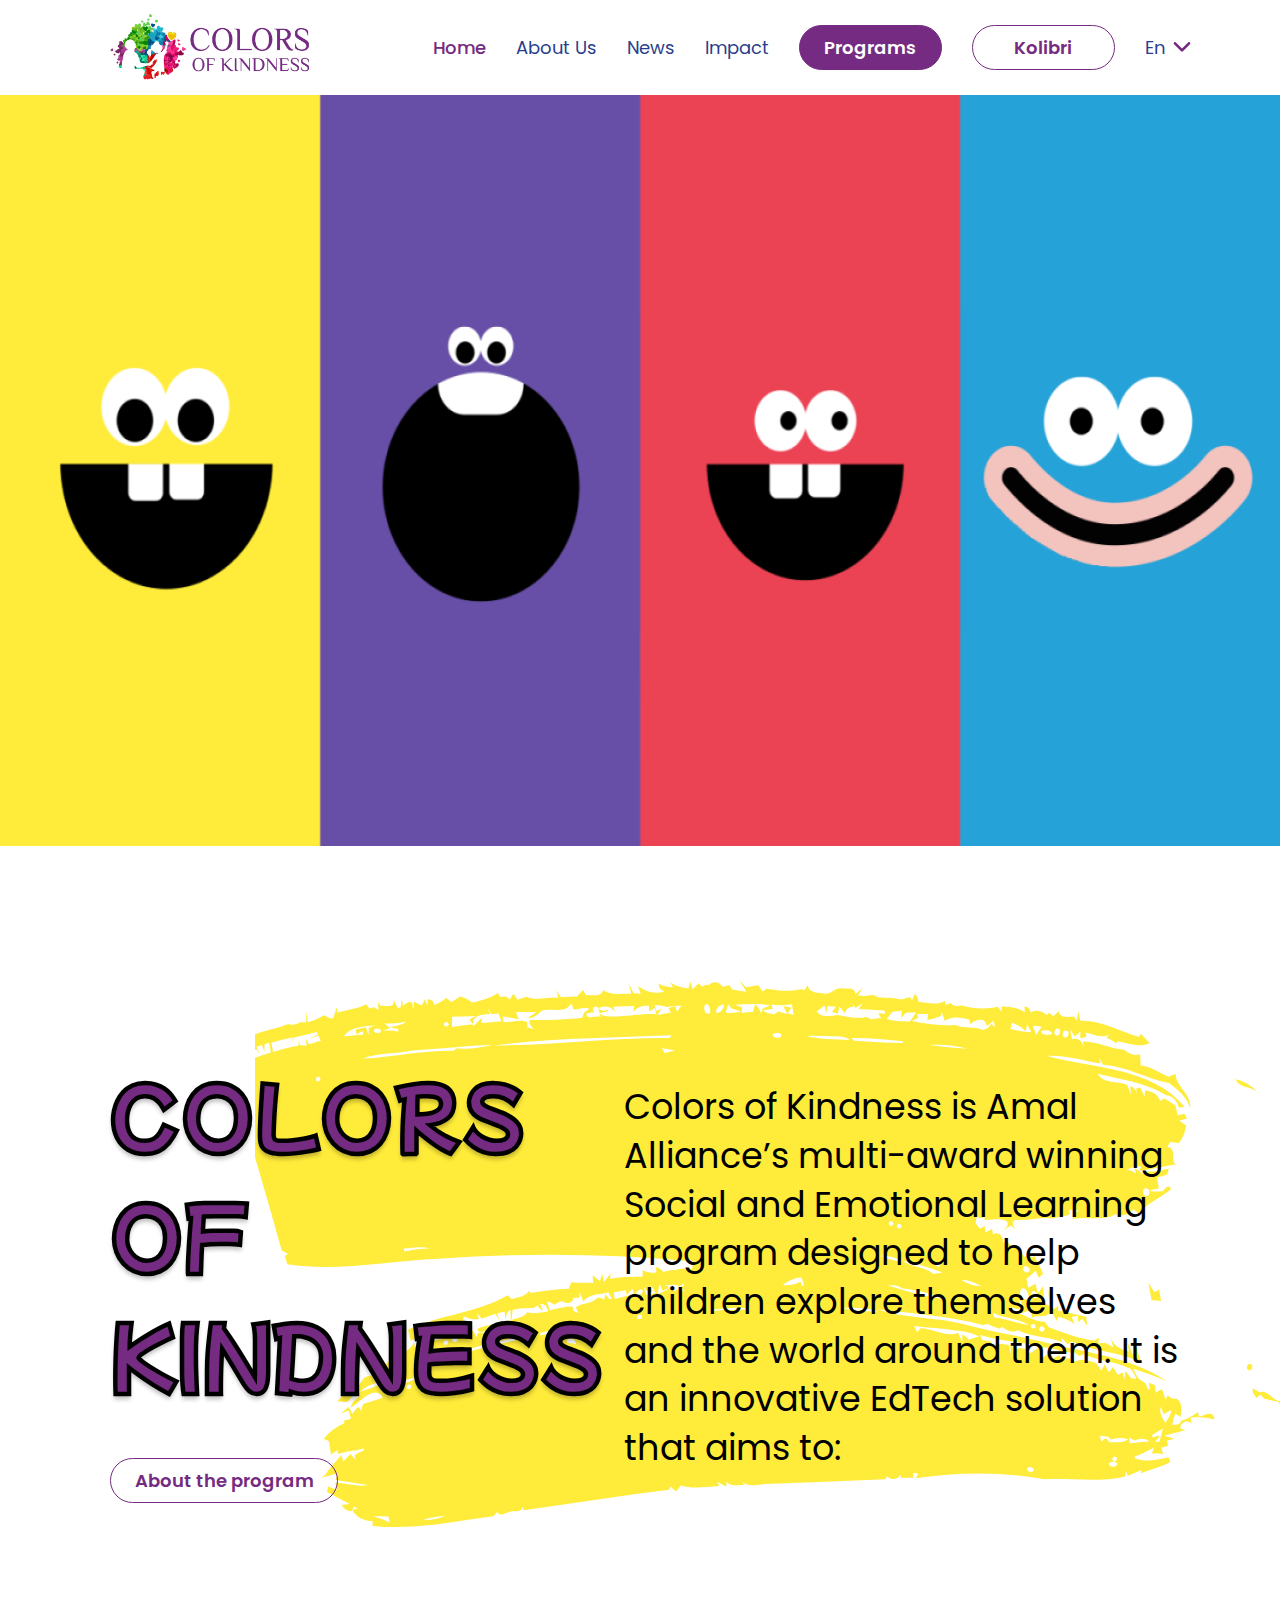
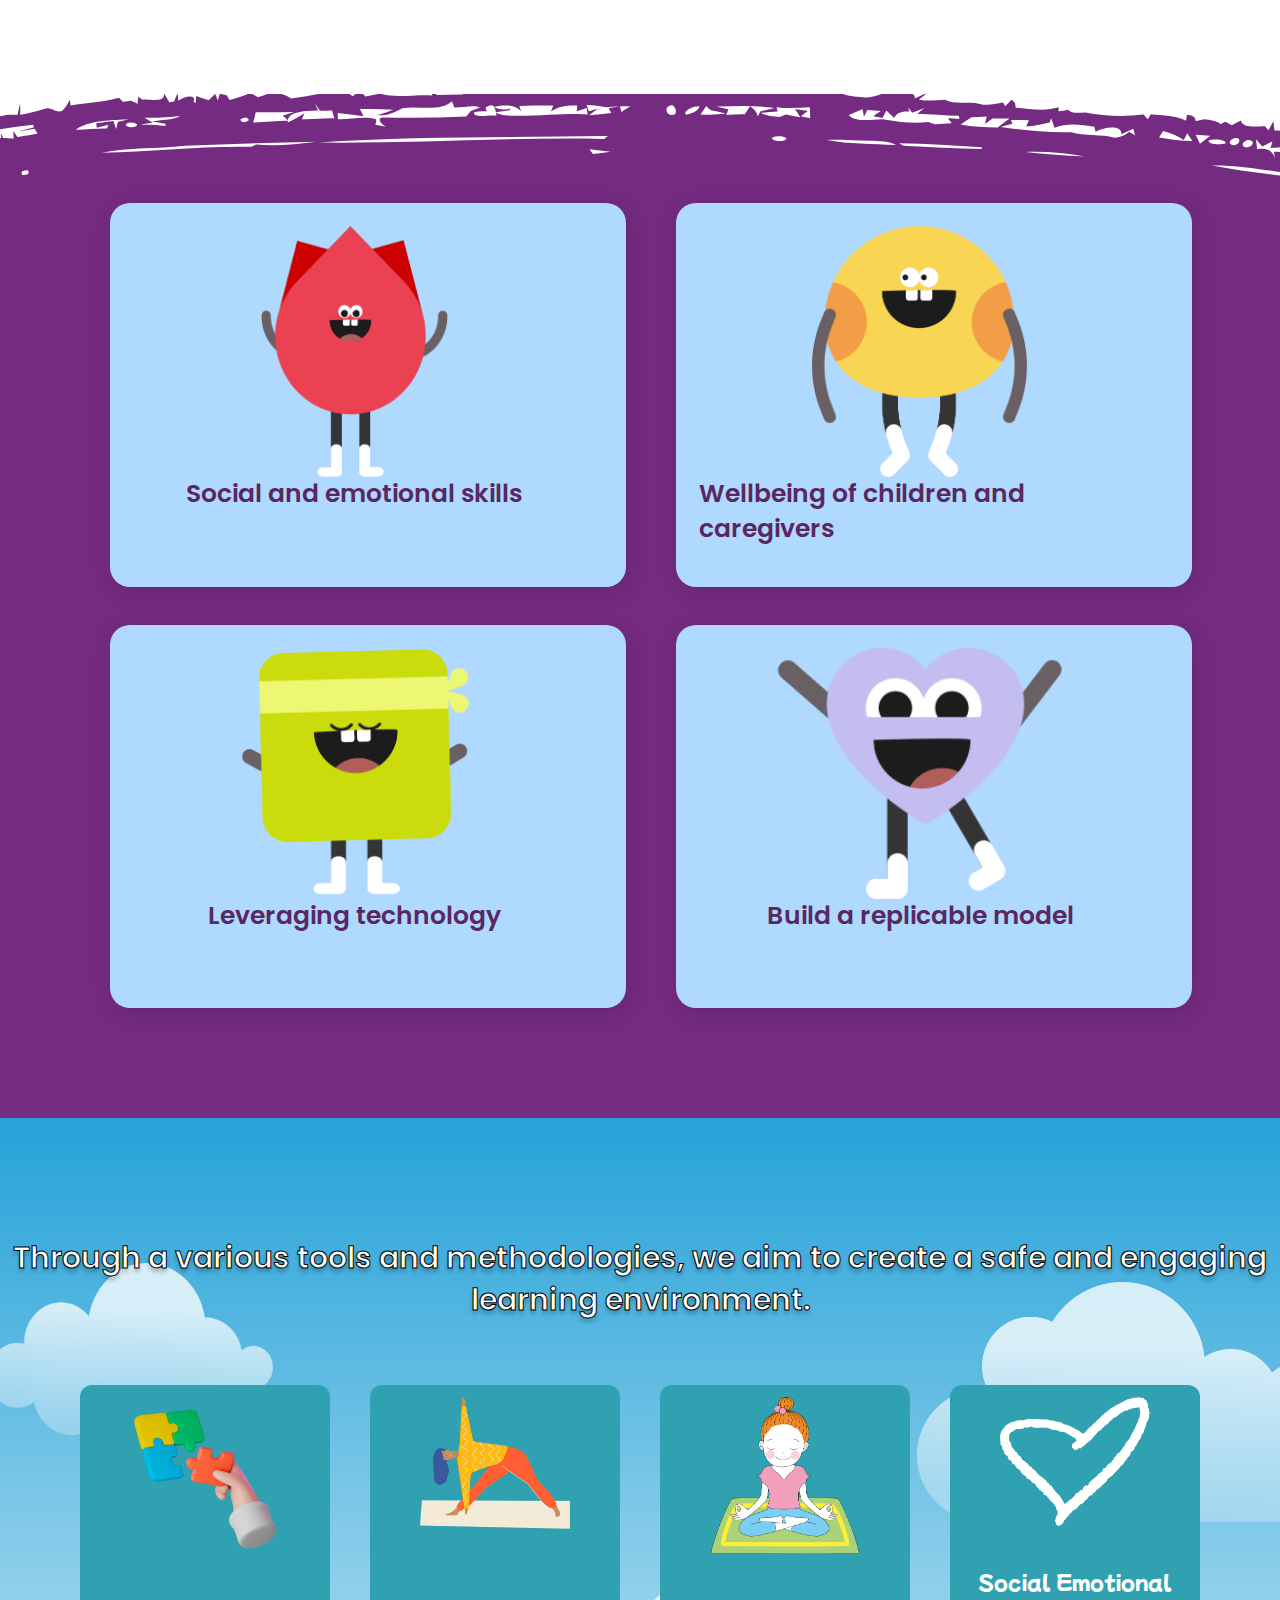
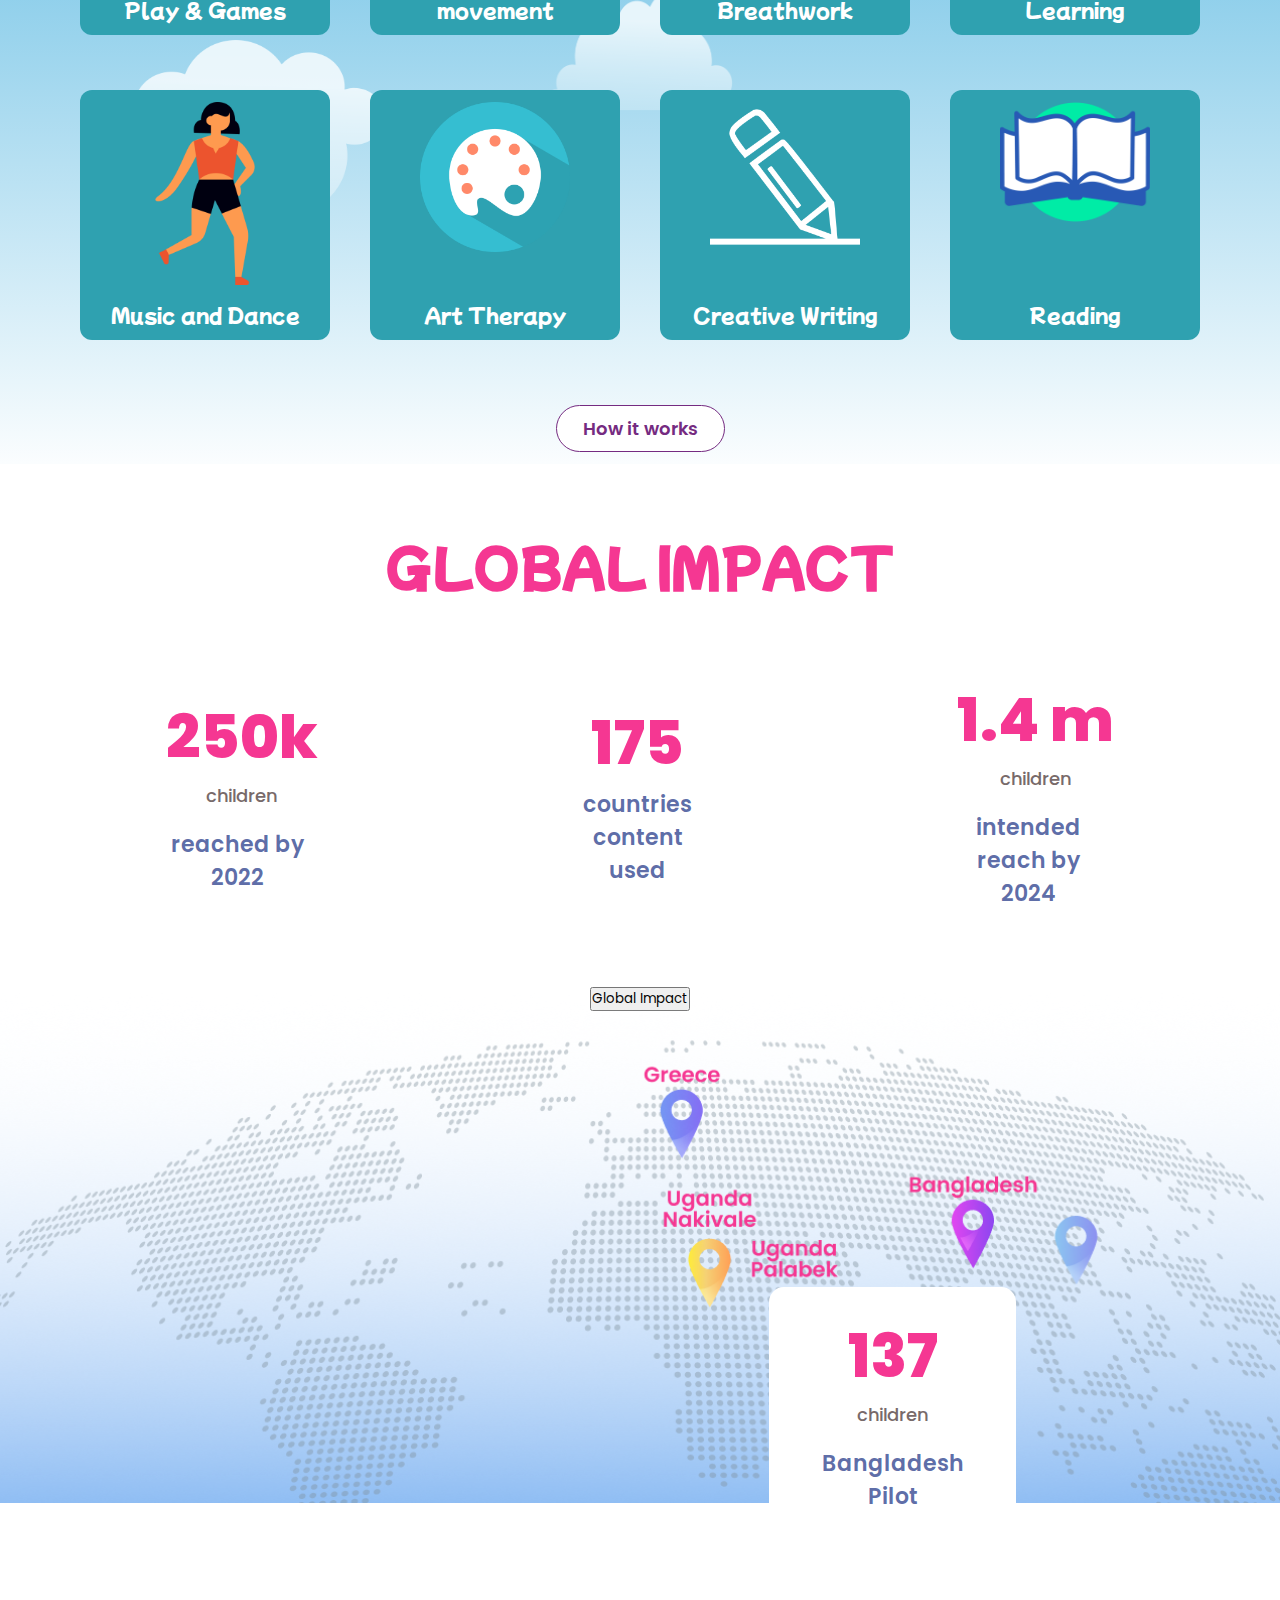
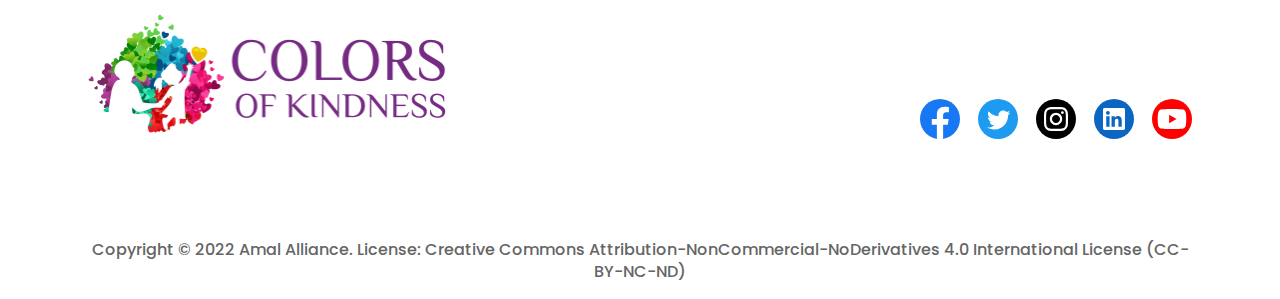
<file: index.html>
<!doctype html>
<html lang="ru">
<head>
  <meta charset="UTF-8">
  <meta name="viewport"
        content="width=device-width, user-scalable=no, initial-scale=1.0, maximum-scale=1.0, minimum-scale=1.0">
  <meta http-equiv="X-UA-Compatible" content="ie=edge">
  <title>Home</title>
  <link rel="stylesheet" href="css/styles.css">
</head>
<body>
<div class="wrapper">
  <header class="header">
    <div class="header-logo">
      <img src="images/logotype.png" alt="Логотип сайта" class="header__logo">
    </div>
    <div class="header-info">
      <ul class="header-menu">
        <li class="header-menu__item">
          <a href="#" class="header-menu__link __active">Home</a>
        </li>
        <li class="header-menu__item">
          <a href="#" class="header-menu__link">About Us</a>
        </li>
        <li class="header-menu__item">
          <a href="#" class="header-menu__link">News</a>
        </li>
        <li class="header-menu__item">
          <a href="#" class="header-menu__link">Impact</a>
        </li>
      </ul>
      <div class="header-btns">
        <a href="#">
          <button class="header__btn">Programs</button>
        </a>
        <a href="#">
          <button class="header__btn __light">Kolibri</button>
        </a>
      </div>
      <div class="header-langs">
        <div class="header-lang-outline">
          <div class="header-lang__title">En</div>
          <div class="header-lang__arrow"></div>
        </div>
        <div class="header-lang-body">
          <div class="header-lang-item ru">
            <div class="header-lang__title">Ru</div>
          </div>
          <div class="header-lang-item eng">
            <div class="header-lang__title">En</div>
          </div>
        </div>
      </div>
    </div>
  </header>
  <section class="banner">
    <img src="images/Slide.png" alt="Картинка баннера" class="banner__img">
  </section>
  <section class="about">
    <div class="about-col">
      <h1 class="about__header">COLORS OF KINDNESS</h1>
      <a href="#">
        <button class="about__btn">About the program</button>
      </a>
    </div>
    <div class="about-col">
      <p class="about__title">
        Colors of Kindness is Amal Alliance’s multi-award winning Social and Emotional Learning program designed to help
        children explore themselves and the world around them. It is an innovative EdTech solution that aims to:
      </p>
    </div>
    <div class="about-cover"></div>
  </section>
  <section class="services">
    <div class="services-header"></div>
    <div class="services-grid">
      <div class="services-block">
        <img src="images/01.png" alt="Картинка номер 1" class="services-block__img">
        <p class="services-block__title">Social and emotional skills</p>
      </div>
      <div class="services-block">
        <img src="images/02.png" alt="Картинка номер 2" class="services-block__img">
        <p class="services-block__title">Wellbeing of children and caregivers</p>
      </div>
      <div class="services-block">
        <img src="images/03.png" alt="Картинка номер 3" class="services-block__img">
        <p class="services-block__title">Leveraging technology</p>
      </div>
      <div class="services-block">
        <img src="images/04.png" alt="Картинка номер 4" class="services-block__img">
        <p class="services-block__title">Build a replicable model</p>
      </div>
    </div>
  </section>
  <section class="works">
    <div class="works-container">
      <h2 class="works__header">
        Through a various tools and methodologies, we aim to create a safe and engaging learning environment.
      </h2>
      <div class="works-center">
        <div class="works-grid">
          <div class="works-item">
            <img src="images/works/01.png" alt="Картинка works 01" class="works-item__img">
            <p class="works-item__title">Play & Games</p>
          </div>
          <div class="works-item">
            <img src="images/works/02.png" alt="Картинка works 02" class="works-item__img">
            <p class="works-item__title">movement</p>
          </div>
          <div class="works-item">
            <img src="images/works/03.png" alt="Картинка works 03" class="works-item__img">
            <p class="works-item__title">Breathwork</p>
          </div>
          <div class="works-item">
            <img src="images/works/04.png" alt="Картинка works 04" class="works-item__img">
            <p class="works-item__title">Social Emotional Learning</p>
          </div>
          <div class="works-item">
            <img src="images/works/05.png" alt="Картинка works 05" class="works-item__img" style="width: 100px">
            <p class="works-item__title">Music and Dance</p>
          </div>
          <div class="works-item">
            <img src="images/works/06.png" alt="Картинка works 06" class="works-item__img">
            <p class="works-item__title">Art Therapy</p>
          </div>
          <div class="works-item">
            <img src="images/works/07.png" alt="Картинка works 07" class="works-item__img">
            <p class="works-item__title">Creative Writing</p>
          </div>
          <div class="works-item">
            <img src="images/works/08.png" alt="Картинка works 08" class="works-item__img">
            <p class="works-item__title">Reading</p>
          </div>
        </div>
      </div>
      <div class="works-center">
        <button class="works__btn">How it works</button>
      </div>
    </div>
    <img src="images/works/Vector.png" alt="Облако" class="works__cloud works__cloud-1">
    <img src="images/works/Vector-1.png" alt="Облако" class="works__cloud works__cloud-2">
    <img src="images/works/Vector-2.png" alt="Облако" class="works__cloud works__cloud-3">
    <img src="images/works/Vector-3.png" alt="Облако" class="works__cloud works__cloud-4">
  </section>
  <section class="counter">
    <h3 class="counter__header">Global impact</h3>
    <div class="center">
      <div class="counter-body">
        <div class="counter-col">
          <h6 class="counter-col__header">250k</h6>
          <p class="counter-col__title">children</p>
          <p class="counter-col__footer">reached by 2022</p>
        </div>
        <div class="counter-col">
          <h6 class="counter-col__header">175</h6>
          <p class="counter-col__footer">countries content used</p>
        </div>
        <div class="counter-col">
          <h6 class="counter-col__header">1.4 m</h6>
          <p class="counter-col__title">children</p>
          <p class="counter-col__footer">intended reach by 2024</p>
        </div>
      </div>
    </div>
  </section>
  <section class="map">
    <div class="map-img">
      <img src="images/map.png" alt="Карта" class="map__img">
    </div>
    <div class="counter-card">
      <h6 class="counter-col__header">137</h6>
      <p class="counter-col__title">children</p>
      <p class="counter-col__footer">Bangladesh Pilot</p>
    </div>
    <div class="center">
      <button class="map__btn">Global Impact</button>
    </div>
  </section>
  <footer class="footer">
    <div class="footer-row">
      <div class="footer-logo">
        <img src="images/logotype.png" alt="" class="footer__logo">
      </div>
      <ul class="footer-links">
        <li class="footer-links-item">
          <a href="#" class="footer__link footer-link__facebook"></a>
        </li>
        <li class="footer-links-item">
          <a href="#" class="footer__link  footer-link__tw"></a>
        </li>
        <li class="footer-links-item">
          <a href="#" class="footer__link  footer-link__inst"></a>
        </li>
        <li class="footer-links-item">
          <a href="#" class="footer__link  footer-link__in"></a>
        </li>
        <li class="footer-links-item">
          <a href="#" class="footer__link  footer-link__youtube"></a>
        </li>
      </ul>
    </div>
    <div class="footer-row">
      Copyright © 2022 Amal Alliance. License: Creative Commons Attribution-NonCommercial-NoDerivatives 4.0
      International License (CC-BY-NC-ND)
    </div>
  </footer>
</div>
</body>
</html>
</file>
<file: css/styles.css>
@import url('https://fonts.googleapis.com/css2?family=Mochiy+Pop+One&family=Poppins:ital,wght@0,200;0,300;0,400;0,500;0,600;0,700;0,800;0,900;1,100;1,200;1,300;1,400;1,500;1,600;1,700;1,800;1,900&display=swap');

* {
  font-family: 'Poppins', sans-serif;
  margin: 0;
  padding: 0;
  box-sizing: border-box;
}

.wrapper {
  max-width: 1512px;
  margin: 0 auto;
  overflow: hidden;
}

.header {
  display: flex;
  justify-content: space-between;
  align-items: center;
  height: 95px;
  padding: 0 6.9% 0 8.6%;
}

.header-logo {
  width: 202px;
  height: 71px;
}

.header__logo {
  width: 100%;
  height: 100%;
  object-fit: cover;
}

.header-info {
  display: flex;
  align-items: center;
  gap: 30px;
}

.header-menu {
  display: flex;
  gap: 30px;
  list-style: none;
}

.header-menu__link {
  font-weight: 400;
  font-size: 18px;
  line-height: 139%;
  color: #2A3E8C;
  text-decoration: none;
}

.header-menu__item .__active {
  font-weight: 500;
  color: #752B81;
}

.header-btns {
  display: flex;
  align-items: center;
  gap: 30px;
}

.header__btn {
  width: 143px;
  height: 45px;
  background: #752B81;
  border: 1px solid #752B81;
  border-radius: 33px;
  font-weight: 600;
  font-size: 18px;
  line-height: 139%;
  color: #FFFFFF;
}

.header-btns .__light {
  background: #fff;
  color: #752B81;
}

.header-langs {
  position: relative;
}

.header-lang-outline {
  display: flex;
  align-items: center;
  justify-content: center;
  gap: 7px;
  cursor: pointer;
}

.header-lang__arrow {
  width: 20px;
  height: 20px;
  background: url("data:image/svg+xml,%3Csvg width='20' height='21' viewBox='0 0 20 21' fill='none' xmlns='http://www.w3.org/2000/svg'%3E%3Cpath fill-rule='evenodd' clip-rule='evenodd' d='M17.0174 5.50001C16.6805 5.50001 16.3437 5.62808 16.0867 5.8851L9.99981 11.9728L3.91296 5.8851C3.39893 5.37194 2.56559 5.37194 2.05156 5.8851C1.5384 6.39913 1.5384 7.23247 2.05156 7.7465L9.06911 14.7641C9.58314 15.2772 10.4165 15.2772 10.9305 14.7641L17.9481 7.7465C18.4612 7.23247 18.4612 6.39913 17.9481 5.8851C17.691 5.62808 17.3542 5.50001 17.0174 5.50001Z' fill='%23752B81'/%3E%3C/svg%3E") center no-repeat;
}

.header-lang__title {
  font-weight: 400;
  font-size: 18px;
  line-height: 139%;
  color: #2A3E8C;
}

.header-lang-body {
  position: absolute;
  bottom: -80px;
  left: 0;
  width: 100%;
  display: none;
  padding: 8px;
  border: 1px solid #752B81;
  border-radius: 8px;
}

.header-lang-item {
  cursor: pointer;
}

.banner__img {
  width: 100%;
  height: 751px;
}

.about {
  position: relative;
  display: flex;
  align-items: center;
  gap: 10px;
  padding: 200px 6.9% 200px 8.6%;
  margin-bottom: 100px;
}

.about-col:first-child {
  max-width: 659px;
}

.about-col:nth-child(2) {
  max-width: 568px;
}

.about__header {
  font-family: "Mochiy Pop One", sans-serif;
  font-weight: 800;
  font-size: 80px;
  line-height: 150%;
  color: #752B81;
  text-shadow: 0 4px 4px rgba(0, 0, 0, 0.25);
  margin-bottom: 45px;
  -webkit-text-stroke: 2px black; /* width and color */
}

.about__btn {
  width: 228px;
  height: 45px;
  border: 1px solid #752B81;
  border-radius: 33px;
  background: inherit;
  font-weight: 600;
  font-size: 18px;
  line-height: 139%;
  color: #752B81;
  cursor: pointer;
}

.about__title {
  font-weight: 400;
  font-size: 35px;
  line-height: 139%;
  color: #000000;
}

.about-cover {
  position: absolute;
  right: 0;
  top: 0;
  width: 100%;
  height: 100%;
  max-width: 1025px;
  max-height: 749px;
  background: url("data:image/svg+xml,%3Csvg width='1095' height='1092' viewBox='0 0 1095 1092' fill='none' xmlns='http://www.w3.org/2000/svg'%3E%3Cpath d='M948.718 395.198C939.343 391.479 931.053 384.798 920.693 383.932C920.509 380.081 920.322 376.214 920.055 372.481C913.731 375.289 908.381 371.041 903.377 368.002C889.443 367.11 876.946 359.734 862.787 360.003C863.168 361.856 863.905 365.586 864.286 367.439C863.05 361.029 858.924 355.596 852.097 357.779C851.611 355.318 850.606 350.388 850.146 347.904C851.334 349.692 853.749 353.227 854.937 355.015C856.774 353.167 858.608 351.383 860.451 349.645C860.399 351.38 860.283 354.789 860.225 356.493C862.908 355.7 868.724 357.159 865.528 350.975C873.373 352.332 881.56 357.879 889.437 352.633C888.65 353.488 887.06 355.204 886.273 356.06C889.669 357.649 893.092 359.295 896.022 361.747C896.492 361.282 897.454 360.313 897.921 359.833C908.118 361.796 919.423 366.286 929.605 361.642C926.787 358.522 923.906 355.547 921.111 352.469C920.49 353.167 919.25 354.578 918.649 355.303C899.507 349.724 880.811 338.335 860.368 339.235C859.75 336.109 859.113 333.037 858.513 330.002C857.875 332.919 857.242 335.866 856.561 338.875C855.932 337.918 854.656 335.995 854.038 335.02C848.397 335.137 840.363 337.512 838.486 329.782C836.832 331.325 835.167 332.966 833.462 334.634C832.378 333.757 830.221 332.062 829.139 331.2C828.494 331.777 827.18 332.89 826.535 333.468C823.63 330.293 819.544 329.596 815.588 328.942C814.369 329.456 811.944 330.48 810.725 330.994C810.265 327.362 808.364 325.039 804.532 325.244L804.811 330.805C798.325 325.646 790.126 325.725 782.283 324.765C781.974 326.046 781.405 328.625 781.117 329.931C780.322 328.75 778.691 326.416 777.905 325.28C765.896 328.058 753.382 327.281 741.827 324.055C737.974 324.154 733.439 325.716 730.954 321.516C729.543 321.988 726.732 322.896 725.336 323.363C725.202 322.381 724.944 320.382 724.822 319.381C716.417 324.104 707.126 320.966 698.394 320.349C698.092 317.28 697.368 314.311 694.853 312.572C694.1 314.215 692.63 317.459 691.905 319.093C691.438 318.188 690.54 316.335 690.073 315.429C685.392 316.872 680.578 318.942 675.832 317.059C668.679 314.745 660.355 318.347 653.947 313.58C648.6 314.11 643.158 315.08 637.923 313.714C639.562 311.252 641.184 308.779 642.775 306.378C640.291 308.406 637.801 310.483 635.308 312.625C635.09 304.833 626.352 307.642 621.726 306.824C615.58 305.616 611.065 312.812 605.045 312.238C598.457 311.328 589.689 312.298 587.491 303.861C586.82 305.003 585.477 307.271 584.789 308.402C581.363 306.741 577.653 308.25 574.052 309.011C564.924 309.539 555.401 308.68 546.53 307.13C545.598 307.867 543.672 309.341 542.728 310.097C541.295 307.915 539.87 305.778 538.394 303.687C534.211 304.419 530.005 305.189 525.79 305.834C523.743 303.313 521.667 300.879 519.451 298.579C521.621 302.644 524.117 306.362 526.454 310.349C521.719 309.673 516.99 308.868 512.246 308.067C511.534 306.926 510.103 304.6 509.386 303.43C507.785 303.938 504.55 304.932 502.944 305.41C499.719 301.463 493.397 298.441 489.378 303.539C486.815 302.706 484.384 303.317 482.142 305.342C481.277 304.419 479.523 302.613 478.628 301.699C476.691 303.654 474.703 305.656 472.712 307.722C472.07 305.702 470.757 301.671 470.115 299.651C469.589 302.059 469.063 304.546 468.485 307.08C462.026 305.975 455.448 304.728 450.051 300.78L452.96 305.817C447.974 305.482 442.85 304.914 438.644 302.068C439.021 303.668 439.343 305.299 439.64 307.032C440.753 307.822 442.969 309.357 444.082 310.147C434.349 312.532 425.744 310.637 418.081 304.594C418.731 306.5 420.034 310.327 420.69 312.264C418.321 312.03 415.935 311.864 413.543 311.748C411.931 308.277 410.262 304.982 408.538 301.638C409.444 305.225 410.385 308.754 411.292 312.421C401.803 311.584 391.546 314.544 383.505 308.511C380.188 316.393 372.137 313.07 366.029 313.667C365.259 312.384 363.737 309.828 362.952 308.549C360.967 310.645 358.98 312.806 356.987 315.016C351.71 315.207 346.403 315.551 341.086 315.769C339.541 313.331 337.933 310.958 336.265 308.666C336.82 310.551 337.932 314.335 338.487 316.22C327.76 315.265 316.387 319.571 306.157 315.212C303.302 316.133 300.401 317.13 297.495 318.176C296.479 316.722 294.446 313.814 293.401 312.368C292.502 313.812 290.675 316.709 289.77 318.123C288.825 317.334 286.928 315.727 285.977 314.908C284.506 314.998 281.534 315.17 280.032 315.253C279.541 314.306 278.544 312.337 278.054 311.39C270.175 316.78 260.948 318.881 252.064 321.109C248.807 317.841 244.437 316.474 240.234 315.029C237.399 316.82 234.527 318.653 231.6 320.518C229.86 319.089 228.1 317.715 226.303 316.382C222.744 319.425 218.642 321.489 214.455 323.432C213.952 322.345 212.902 320.184 212.399 319.097L207.764 317.39C207.674 319.087 207.478 322.471 207.385 324.153C206.76 322.527 205.527 319.285 204.916 317.655C204.108 319.249 202.517 322.495 201.7 324.123C198.943 322.85 196.319 321.253 193.539 320.019C193.684 321.826 193.944 325.449 194.074 327.261C193.705 326.854 192.976 326.005 192.633 325.575C193.58 317.921 186.46 320.233 183.165 324.843C182.812 322.982 182.066 319.207 181.693 317.32C181.325 320.066 180.989 322.899 180.702 325.75L177.728 326.608C176.352 323.486 174.834 320.722 173.369 317.768C175.557 327.53 165.984 323.658 160.664 324.244C159.993 323.538 158.671 322.073 158.014 321.364C158.13 323.179 158.365 326.826 158.492 328.622C157.423 327.899 155.261 326.413 154.195 325.706C152.98 326.011 150.55 326.623 149.332 326.913C148.595 325.875 147.085 323.842 146.337 322.823C137.173 327.551 127.196 328.315 117.56 331.039C117.272 329.654 116.694 326.883 116.408 325.513C115.579 329.232 114.907 333.209 112.969 336.695C108.707 338.643 105.639 331.722 101.723 334.88C97.2309 337.354 92.6507 339.534 87.7302 340.837C87.3481 337.136 86.8826 333.475 86.2821 329.898C86.1618 333.516 86.2286 337.081 86.2131 340.845C83.6833 340.799 81.1144 340.939 78.5495 341.253L77.7248 342.151C74.602 342.716 71.2631 344.184 68.2701 342.563C56.4457 347.504 43.7115 348.763 31.9557 354.051C31.551 352.618 30.7185 349.711 30.3169 348.294C27.2706 351.704 21.3586 363.589 18.6327 353.944C15.8269 359.263 11.8353 363.653 7.71603 367.935C7.20662 366.356 6.13566 363.165 5.60888 361.576C5.2297 361.808 4.43956 362.267 4.0574 362.484C4.74462 364.348 5.41501 366.281 6.05115 368.27C5.46376 369.294 4.25474 371.397 3.67331 372.451C23.6778 437.41 43.6667 503.059 61.7197 569.054C63.8929 570.139 66.0235 571.315 68.1486 572.541L64.8118 574.328C65.7153 577.055 66.5066 579.83 67.2667 582.677C117.058 590.59 168.246 579.065 218.632 577.16C302.008 571.301 385.429 571.737 467.966 579.379L466.108 575.818C468.437 577.305 470.81 578.637 473.097 580.216C472.816 582.253 472.223 586.321 471.913 588.366C471.046 587.667 469.278 586.326 468.385 585.65C460.234 588.663 451.678 587.551 443.367 590.449C441.537 587.644 439.005 585.974 435.826 585.407C435.976 586.704 436.282 589.326 436.438 590.653C431.479 591.839 427.047 590.776 422.558 588.806C422.6 590.323 422.683 593.358 422.725 594.876C411.833 595.161 400.928 595.148 390.073 597.159C390.18 595.855 390.382 593.266 390.489 591.962C388.336 594.743 386.186 597.618 384.033 600.557C383.607 598.477 382.783 594.31 382.36 592.245C381.749 594.071 380.525 597.788 379.917 599.63C378.128 598.183 374.538 595.31 372.72 593.871C372.815 596.425 373.015 598.823 373.039 601.556C365.82 601.14 358.501 601.675 351.293 600.858C350.695 602.442 349.476 605.647 348.864 607.235C335.965 607.584 323.147 609.344 310.303 611.43L309.454 609.054C305.34 615.437 297.906 615.623 291.634 617.619C290.699 616.653 288.805 614.678 287.856 613.715C257.2 631.325 220.124 633.117 187.952 648.28C188.908 651.886 189.858 655.54 190.788 659.248C192.926 658.463 197.173 656.901 199.276 656.094C200.54 658.419 201.787 660.733 203.023 663.145C200.964 663.637 196.921 664.617 194.868 665.139C194.633 664.026 194.177 661.795 193.941 660.682C189.996 669.838 180.053 672.392 172.709 677.49L172.688 682.147C174.561 681.404 178.289 679.907 180.161 679.163C178.294 680.781 176.376 682.524 174.438 684.241C173.174 682.84 170.643 680.023 169.382 678.637C166.287 682.491 163.128 686.331 159.99 690.277C154.784 692.36 149.539 694.406 144.17 696.28C141.186 700.39 138.28 704.59 135.569 709.006C131.601 710.284 127.611 711.535 123.598 712.666C121.569 714.998 119.562 717.291 117.447 719.727C120.837 719.979 124.176 720.279 127.504 720.597C130.709 716.839 133.863 713.049 136.924 709.252C137.642 710.502 139.1 712.964 139.821 714.229C136.366 717.801 131.373 720.43 130.863 726.147C139.408 721.129 155.702 701.694 162.613 716.149C156.114 718.225 149.596 720.434 143.063 722.567C142.518 724.343 141.367 727.896 140.811 729.691C138.275 720.392 135.063 730.571 132.377 732.193C131.457 730.537 129.659 727.198 128.757 725.553C125.97 727.665 123.167 729.925 120.402 732.222C122.493 731.434 126.622 729.81 128.681 729.014C129.252 731.054 130.424 735.141 130.994 737.181C129.163 737.673 125.475 738.682 123.629 739.178L124.481 741.57C116.649 745.195 109.365 750.292 103.773 757.341C105.04 757.913 107.612 759.094 108.896 759.677C109.621 764.111 110.366 768.65 111.068 773.202C113.212 771.603 115.351 770.054 117.458 768.576C117.672 769.584 118.061 771.626 118.272 772.619C126.628 769.183 135.517 770.059 143.958 766.823C143.919 767.391 143.854 768.524 143.826 769.073C140.673 770.331 137.53 771.714 134.595 773.692C134.787 774.817 135.2 777.06 135.406 778.182C133.772 776.214 132.136 774.311 130.52 772.435C128.134 774.881 125.711 777.45 123.305 780.03C122.701 777.744 122.07 775.546 121.383 773.379C115.963 780.301 109.217 786.427 104.707 793.956C103.618 794.593 101.42 795.84 100.325 796.447C106.127 794.915 111.905 793.422 117.625 791.706C117.08 793.402 116.012 796.837 115.484 798.544C126.279 800.149 137.071 801.819 147.858 803.538C136.791 805.783 126.104 801.186 115.056 801.371C115.589 803.15 116.718 806.708 117.251 808.487C114.2 807.263 111.13 806.093 108.019 804.95C107.708 806.757 107.374 808.602 107.008 810.519C114.463 814.661 121.963 818.726 129.665 822.433C127.627 822.648 123.526 823.103 121.488 823.318C123.731 827.442 127.102 829.596 131.643 829.832C132.267 828.607 133.485 826.166 134.103 824.912C134.937 825.444 136.579 826.454 137.399 826.991L132.381 828.416C136.542 836.18 144.498 839.323 152.686 839.725C152.653 840.865 152.539 843.206 152.497 844.38C192.649 848.854 233.207 840.01 273.389 834.648C274.66 833.164 275.914 831.828 277.115 830.602C280.031 835.83 285.774 830.778 290.082 830.139C294.119 829.05 302.137 831.744 302.251 825.325C302.652 826.202 303.439 827.958 303.84 828.834C352.133 822.175 400.495 814.174 448.859 808.339C449.407 807.422 450.491 805.608 451.013 804.714C452.14 807.268 454.034 808.861 456.715 809.518C457.704 808.144 459.719 805.434 460.723 804.056C472.994 807.752 486.357 805.299 499.179 804.557C498.768 803.556 497.979 801.561 497.569 800.56C500.437 802.089 503.323 803.629 506.171 805.211C506.284 803.858 506.546 801.189 506.672 799.831C510.226 806.363 518.533 802.526 524.373 803.724L522.088 800.615C528.751 805.98 537.389 802.816 545.224 802.583C585.367 800.943 625.657 799.581 665.644 797.84C665.956 797.037 666.614 795.373 666.926 794.569C670.415 798.856 677.582 798.395 680.559 793.172C680.712 794.021 680.994 795.679 681.126 796.503C685.111 796.383 689.091 796.313 693.069 796.387C693.087 795.172 693.111 792.76 693.115 791.548C694.91 791.718 696.688 791.957 698.447 792.249C697.779 793.406 696.456 795.701 695.76 796.866C738.429 790.176 782.629 790.085 824.38 797.81C850.719 796.467 878.3 801.183 905.146 794.953C905.457 793.609 906.094 790.915 906.414 789.536C906.701 790.762 907.298 793.241 907.591 794.497C912.21 792.434 916.801 790.617 921.368 788.6L921.251 791.77C930.931 787.584 941.419 785.946 950.576 780.264C950.029 779.11 948.959 776.843 948.415 775.704C937.279 778.367 925.53 781.152 914.907 776.807C914.763 776.385 914.486 775.523 914.354 775.081C921.235 772.788 927.687 769.324 934.166 765.995C933.553 767.503 932.384 770.504 931.803 772.019C934.619 772.129 940.288 772.307 943.097 772.386C942.663 770.803 941.751 767.647 941.282 766.041C943.012 765.577 946.473 764.647 948.197 764.153C947.837 762.946 947.155 760.492 946.792 759.27C948.741 758.761 952.637 757.727 954.586 757.217C951.21 756.116 947.788 755.091 944.378 754.127C951.615 752.404 958.74 750.345 965.942 748.6C964.465 748.118 961.565 747.123 960.103 746.637C960.857 740.232 967.522 738.078 971.346 741.906C971.172 740.489 970.764 737.655 970.562 736.246C978.651 735.305 986.679 735.895 994.375 738.106C993.774 727.919 984.916 734.043 978.813 735.276L978.062 730.404C972.798 734.191 967.242 737.503 961.107 739.35C959.906 743.873 955.732 743.344 952.331 743.348C952.821 739.374 953.978 735.548 955.318 731.879C956.602 732.764 959.18 734.517 960.464 735.403C961.544 728.652 962.63 720.928 956.475 717.062C952.922 718.368 950.194 716.242 947.847 713.82C947.286 714.9 946.184 717.085 945.626 718.18C944.405 714.537 943.144 710.921 941.846 707.427C939.757 708.612 937.648 709.851 935.517 711.128C935.488 708.603 935.446 706.162 935.367 703.763C933.741 703.068 930.502 701.658 928.873 700.947C929.121 702.583 929.636 705.881 929.883 707.516C929.474 707.598 928.616 707.788 928.21 707.885C924.052 694.609 919.544 704.685 913.56 687.233C925.065 691.205 936.613 695.086 947.642 700.258C910.614 674.48 862.908 671.197 820.529 659.76C796.145 654.012 770.486 649.957 746.107 643.157C717.298 635.533 685.515 637.065 657.573 627.99C693.164 631.819 729.239 634.638 763.814 643.703C765.109 643.184 766.386 642.734 767.636 642.371C771.279 644.592 775.317 645.971 779.397 647.18C780.101 646.745 781.515 645.907 782.253 645.494C786.795 648.884 792.203 651.89 797.942 648.735C811.661 655.995 828.097 654.488 842.116 660.884L841.59 656.299C843.605 658.352 845.603 660.473 847.611 662.639C848.619 661.977 850.646 660.633 851.654 659.971C873.223 670.068 899.493 670.147 921.379 681.079C919.709 675.936 917.845 671.038 916.447 665.883C915.2 668.332 913.916 670.824 912.531 673.343C911.185 669.145 909.871 665.034 907.511 661.468C907.857 663.602 908.52 667.878 908.866 670.012C900.611 668.275 894.032 664.798 890.703 656.325C891.385 658.7 892.711 663.492 893.364 665.875C891.364 664.743 887.323 662.504 885.322 661.371C883.619 661.51 880.18 661.78 878.476 661.919C878.567 660.46 878.776 657.519 878.856 656.079C877.865 656.832 875.9 658.334 874.91 659.087C858.259 656.894 843.448 651.18 828.484 645.381C827.295 643.592 826.064 641.896 824.824 640.233C813.138 640.803 804.105 631.668 792.843 630.925C792.575 629.646 792.016 627.045 791.742 625.736C800.944 630.348 801.144 626.517 798.945 617.698C799.756 618.572 800.549 619.514 801.315 620.544C801.14 624.272 801.007 628.053 800.865 631.867C804.208 630.652 807.558 629.546 810.885 628.479C811.206 630.412 811.866 634.211 812.187 636.145C818.505 632.304 826.626 637.901 831.002 629.693C833.294 632.608 835.259 635.869 836.507 639.568C836.964 638.502 837.87 636.323 838.35 635.218C844.107 636.916 849.725 638.685 854.618 642.391C853.869 640.672 852.415 637.237 851.688 635.479L857.902 634.263C857.996 635.894 858.234 639.172 858.334 640.833C859.309 639.925 861.227 638.102 862.195 637.164C863.825 639.34 865.418 641.637 867.048 643.892C866.806 640.901 866.539 638.013 866.266 635.173C856.735 633.584 847.63 630.155 837.968 629.287C838.046 628.071 838.186 625.627 838.247 624.399C836.926 625.244 834.326 626.921 833.034 627.758C831.827 621.037 830.442 614.413 828.574 607.955C828.389 613.55 829.12 619.017 830.122 624.473C827.541 623.55 822.351 621.726 819.755 620.806L823.755 618.915C823.787 614.159 823.791 609.491 823.036 604.906C821.686 606.603 818.963 610.036 817.584 611.741C817.09 609.393 816.075 604.642 815.578 602.279C813.764 603.245 810.12 605.165 808.306 606.13C807.87 603.926 806.953 599.514 806.488 597.317C809.745 594.82 812.69 592.202 815.48 589.261C816.342 591.012 818.082 594.511 818.959 596.259L822.989 592.145C820.152 584.777 815.869 578.242 812.681 571.099C812.836 572.346 813.155 574.806 813.319 576.019C811.61 575.363 808.187 574.099 806.481 573.458C805.91 573.951 804.789 574.963 804.247 575.448C801.281 571.35 798.863 565.491 792.878 566.787C790.793 564.228 788.737 561.662 786.718 559.132C785.805 559.657 784 560.668 783.086 561.192C783.043 555.135 779.281 549.235 772.929 552.975C772.764 551.603 772.377 548.875 772.197 547.508C770.498 548.362 767.081 550.123 765.399 550.989C765.218 549.303 764.824 546.003 764.643 544.318C763.528 545.057 761.271 546.544 760.14 547.273C759.058 545.948 756.843 543.266 755.729 541.935C755.973 540.02 756.415 536.185 756.642 534.259C758.994 536.712 761.672 537.736 764.517 534.843C764.537 535.793 764.561 537.682 764.608 538.609C771.939 538.595 780.317 536.269 786.842 539.856C788.64 543.036 787.604 545.554 783.742 547.375L784.236 547.955C785.891 546.954 789.195 545 790.85 543.999C791.922 544.816 794.064 546.436 795.119 547.242C793.921 545.249 793.036 543.153 792.485 540.981C793.106 540.282 794.32 538.894 794.941 538.196C807.802 539.88 821.633 534.876 833.846 537.123C838.985 534.389 845.098 535.59 849.906 532.487C849.665 531.423 849.15 529.352 848.886 528.326C852.722 528.758 856.58 528.992 860.387 529.353C859.163 529.613 856.668 530.13 855.441 530.376C854.684 532.227 853.194 535.906 852.459 537.719C867.026 534.135 882.253 540.418 895.999 532.523C896.37 533.168 897.125 534.456 897.499 535.117C903.177 533.731 909.493 533.187 913.183 527.575C914.488 528.646 917.06 530.751 918.35 531.826C927.485 521.42 940.576 516.51 951.096 507.503C948.638 502.133 945.078 506.945 942.677 509.778C938.465 509.514 933.782 511.101 929.957 508.724C932.911 507.999 935.843 507.391 938.796 506.89C938.198 503.249 937.592 499.642 936.957 496.123C940.431 495.031 943.92 494.014 947.375 493.054C947.725 491.523 948.452 488.439 948.802 486.908C940.088 489.838 930.908 490.795 922.01 489.491L923.438 492.949C920.495 490.66 917.561 488.337 914.439 486.369C914.8 487.814 915.54 490.714 915.908 492.189C913.108 489.702 909.511 488.71 905.916 488.115C908.688 487.696 911.356 486.827 913.652 485.075C916.291 485.058 918.955 485.019 921.557 485.045L918.825 489.356C931.339 487.824 943.682 484.666 956.143 482.639C949.598 478.945 957.417 466.802 947.389 465.159C948.345 463.54 949.336 462.022 950.315 460.524C953.075 460.888 955.823 461.272 958.566 461.705C962.888 456.681 965.351 450.55 966.185 444.01C964.493 442.824 961.154 440.454 959.491 439.259C962.015 438.431 964.536 437.667 967.044 436.986C966.373 435.819 965.077 433.487 964.423 432.33C962.73 432.753 959.37 433.575 957.673 433.982C956.935 430.555 956.149 427.19 955.351 423.844C951.682 421.565 948.03 419.299 944.34 417.074C942.99 417.847 941.605 418.678 940.229 419.554C937.714 412.511 931.86 409.629 925.075 409.029C924.944 410.515 924.675 413.536 924.536 415.056C922.972 411.986 921.514 408.759 919.94 405.788L915.996 407.345C916.453 408.891 917.397 411.974 917.854 413.519C916.731 408.989 914.19 405.967 910.298 404.484C910.477 406.696 910.887 411.074 911.074 413.252C909.758 409.97 908.466 406.586 907.179 403.375C897.443 399.214 883.722 403.009 877.808 392.291C900.597 397.733 925.584 401.306 945.773 413.411C952.464 414.228 957.206 419.171 958.844 425.995C960.233 425.801 963.03 425.358 964.442 425.125C931.498 385.359 872.348 387.102 826.214 374.255C844.767 373.322 862.609 379.007 880.626 381.888L879.062 376.126C880.424 378.408 881.789 380.704 883.106 383.142C906.423 384.646 926.696 397.253 949.094 401.481C957.959 408.688 966.967 414.851 970.213 426.899C971.491 412.002 956.34 406.334 955.617 392.454C953.3 393.257 951.028 394.207 948.718 395.198ZM925.203 514.329C921.459 512.979 922.917 505.295 927.212 507.129C931.061 508.242 929.542 516.23 925.203 514.329ZM945.451 741.421C942.457 736.645 938.573 731.433 940.862 725.19C941.563 727.05 942.935 730.762 943.622 732.626C946.234 731.168 948.832 729.793 951.46 728.49C950.719 733.347 948.106 737.338 945.451 741.421ZM939.424 760.329C938.394 760.345 936.298 760.338 935.268 760.353C936.524 758.793 939.041 755.625 940.311 754.062C937.759 754.595 935.211 755.224 932.654 755.886C932.541 755.312 932.297 754.154 932.163 753.554C935.715 751.245 939.222 749.012 942.823 746.945C941.854 751.419 940.632 755.837 939.424 760.329ZM843.703 355.412C840.821 353.202 844.252 346.817 847.391 349.561C850.624 351.785 847.007 357.839 843.703 355.412ZM835.928 353.796C832.554 352.089 835.219 345.599 838.728 347.141C841.563 348.886 839.592 355.741 835.928 353.796ZM916.484 696.806C910.239 699.322 908.826 692.785 905.687 689.579C904.887 692.446 904.563 695.419 904.736 698.524C904.001 695.877 903.219 693.307 902.462 690.778C901.338 691.472 899.106 692.856 898.012 693.543C896.347 690.803 894.65 688.057 892.957 685.406C891.962 686.749 889.987 689.432 889.007 690.772C887.55 688.166 886.071 685.598 884.592 683.11C883.783 684.624 882.203 687.692 881.422 689.199C879.591 686.617 877.757 684.02 875.912 681.522C869.012 679.266 861.622 676.603 854.355 680.246C853.758 679.377 852.556 677.672 851.944 676.806C848.054 676.947 844.192 676.841 840.321 676.849L839.445 673.492C837.807 674.346 834.547 676.063 832.92 676.898C832.469 675.382 831.589 672.313 831.146 670.764C828.015 672.589 824.917 674.358 821.772 676.267C821.475 672.924 821.301 669.66 821.185 666.459C832.433 664.211 842.54 673.095 853.418 670.201C855.296 671.559 857.151 672.955 859.006 674.431C860.356 673.96 863.047 673.054 864.399 672.598C877.423 679.797 894.418 679.584 908.167 686.453C912.936 687.534 914.031 693.076 916.484 696.806ZM929.445 760.011C922.88 760.289 916.308 761.382 909.709 761.797C909.572 760.258 909.298 757.181 909.152 755.676C910.499 756.497 913.189 758.123 914.553 758.954C919.631 757.066 925.348 755.876 929.445 760.011ZM832.102 352.342C828.937 353.922 821.841 354.125 821.114 349.835C824.284 348.126 831.274 348.303 832.102 352.342ZM821.588 345.164C819.826 347.772 818.026 350.422 816.227 353.151C814.962 350.206 813.722 347.237 812.486 344.363C815.522 344.587 818.56 344.826 821.588 345.164ZM811.279 350.624C804.157 350.547 797.228 349.142 790.365 347.528C790.781 345.947 791.556 342.801 791.973 341.22C797.199 342.922 801.745 346.024 805.865 349.738C806.179 348.026 806.8 344.636 807.118 342.939C808.163 344.847 810.23 348.701 811.279 350.624ZM908.187 757.632C902.604 762.034 895.854 760.15 889.579 760.826C888.591 759.746 886.688 757.567 885.7 756.487C884.55 757.428 882.284 759.332 881.133 760.272C880.838 758.777 880.25 755.803 879.952 754.293C882.659 754.544 885.34 754.819 888.019 755.158C888.898 755.918 890.681 757.413 891.557 758.158C897.052 755.994 902.767 756.255 908.187 757.632ZM897.127 776.967C895.968 780.475 894.323 780.836 892.127 778.022C893.315 774.426 894.979 774.091 897.127 776.967ZM888.744 782.035C890.965 779.443 895.199 780.195 897.408 782.002C897.519 786.097 888.504 786.275 888.744 782.035ZM775.358 345.819C773.963 344.597 772.562 343.425 771.136 342.356C769.694 345.815 766.993 347.823 763.011 348.42C754.356 344.659 744.301 347.564 735.726 343.59C720.907 344.6 706.038 342.199 691.694 339.461C693.987 338.235 696.267 337.092 698.536 336.047C698.178 335.159 697.462 333.383 697.133 332.487C700.828 332.432 704.474 332.519 708.152 332.533C707.951 334.054 707.561 337.077 707.358 338.583C712.103 337.775 716.704 336.083 721.214 334.24L721.617 330.21C722.716 333.234 723.826 336.239 724.845 339.396C732.366 334.042 741.355 336.037 749.224 337.977C749.578 339.153 750.275 341.524 750.614 342.704C755.302 337.69 766.213 335.425 766.673 344.822C768.95 342.899 771.177 341.102 773.403 339.305C773.89 340.922 774.866 344.171 775.358 345.819ZM804.965 590.222C800.955 588.373 803.832 582.031 807.483 585.445C811.993 587.059 808.686 593.377 804.965 590.222ZM815.619 616.778C812.299 617.27 809.571 611.227 813.102 609.497C816.348 608.946 819.403 615.106 815.619 616.778ZM824.82 646.972C823.658 651.006 821.711 651.371 818.941 648.111C820.166 644.091 822.125 643.706 824.82 646.972ZM811.204 618.721C805.054 620.334 795.422 613.086 802.19 606.762C807.987 605.359 807.84 615.53 811.204 618.721ZM815.555 646.041C812.519 647.967 810.879 647.196 810.637 643.743C813.718 641.661 815.355 642.417 815.555 646.041ZM817.957 666.415C815.446 668.307 812.693 669.9 810.008 671.681C806.624 666.314 800.18 666.128 794.573 667.574C793.432 666.33 791.122 663.865 789.984 662.637C790.499 666.858 790.998 671.148 791.447 675.499C790.457 671.409 789.564 667.277 788.624 663.285C784.698 662.862 780.773 662.439 776.836 661.956C775.971 662.499 774.253 663.565 773.429 664.081C772.617 662.968 771.039 660.747 770.256 659.626C767.719 659.311 765.164 659.065 762.605 658.868C761.938 657.492 760.631 654.797 759.985 653.447C778.622 659.007 798.321 660.719 817.653 664.11C817.703 664.67 817.872 665.834 817.957 666.415ZM747.263 367.161C734.783 366.709 722.344 365.162 709.995 363.527C722.552 362.604 735.309 363.919 747.263 367.161ZM808.675 643.269C796.862 642.042 786.254 636.849 774.445 635.876C773.982 634.762 773.059 632.47 772.587 631.311C775.683 632.84 778.922 634.091 782.287 634.908C791.277 636.983 800.586 638.602 808.675 643.269ZM807.2 788.325C806.544 784.318 812.716 784.738 813.497 787.691C814.233 791.644 808.083 791.027 807.2 788.325ZM689.88 339.965C682.061 340.05 674.237 339.643 666.77 337.511C668.703 335.079 670.649 332.707 672.534 330.335C675.621 329.972 678.71 329.624 681.794 329.324C681.743 331.139 681.66 334.714 681.623 336.524C682.618 335.18 684.622 332.489 685.617 331.146C689.094 331.072 692.561 331.017 696.025 331.027C694.003 334.009 691.951 336.921 689.88 339.965ZM761.163 604.857C753.961 604.755 747.169 602.276 741.248 598.362C748.346 598.7 755.179 601.007 761.163 604.857ZM758.77 655.059C756.205 655.835 751.125 657.406 748.566 658.212C746.919 655.643 744.731 654.021 742 653.266C742.136 654.646 742.458 657.424 742.614 658.83L741.906 659.552C740.636 656.814 739.361 654.126 738.092 651.468C725.241 655.977 713.281 646.939 700.286 646.805C699.543 647.808 698.01 649.81 697.253 650.817C696.208 648.606 695.145 646.528 694.073 644.485C707.777 646.444 721.715 646.587 735.333 649.033C743.457 649.803 751.687 650.798 758.77 655.059ZM683.151 361.394C666.833 361.419 650.657 360.018 634.439 359.17C633.633 358.55 632.033 357.29 631.238 356.651C648.444 356.348 665.425 358.369 682.48 359.685L683.151 361.394ZM665.316 332.229C662.975 331.987 660.603 331.817 658.199 331.641C658.94 332.853 660.401 335.251 661.127 336.466C657.801 336.769 654.397 337.221 651.008 337.668C649.897 337.117 647.635 336.041 646.524 335.489C636.892 337.543 627.412 335.445 618.198 333.385C611.118 333.902 601.327 337.147 596.833 329.698C598.762 328.239 602.625 325.35 604.553 323.891C605.007 325.724 605.969 329.439 606.408 331.276C606.694 329.572 607.303 326.201 607.589 324.497C610.382 324.725 613.17 325.002 615.941 325.347C614.955 326.656 613.028 329.278 612.071 330.579C613.547 330.982 616.526 331.763 617.996 332.135C618.351 330.316 619.036 326.638 619.376 324.823C620.827 326.634 623.715 330.26 625.137 332.079C625.804 327.306 628.599 325.16 633.517 325.61L632.585 321.664C633.297 322.884 634.735 325.399 635.447 326.619C637.23 325.423 640.808 323.012 642.585 321.785C641.608 323.219 639.669 326.084 638.718 327.495C647.373 327.799 655.979 328.705 664.606 329.097C664.807 329.885 665.149 331.463 665.316 332.229ZM715.614 583.596C716.328 579.909 717.925 579.466 720.406 582.185C719.761 585.757 718.183 586.227 715.614 583.596ZM722.784 590.987C719.675 591.468 716.54 591.972 713.373 592.469C704.935 584.73 691.976 586.466 683.232 579.258C696.867 581.555 709.705 586.814 722.784 590.987ZM726.585 618.06C706.496 615.373 686.884 609.798 667.655 603.782C672.496 603.919 677.884 603.139 681.77 606.663C697.094 608.444 712.509 611.76 726.585 618.06ZM676.801 545.253C677.57 541.614 679.185 541.182 681.621 543.978C680.909 547.52 679.322 547.945 676.801 545.253ZM668.646 542.405C669.608 538.824 671.228 538.566 673.52 541.561C672.632 545.057 671.001 545.334 668.646 542.405ZM682.883 580.103C675.071 579.454 667.412 577.503 660.464 573.922C668.289 574.409 676.307 575.638 682.883 580.103ZM629.726 358.6C615.372 357.505 600.359 358.298 586.605 354.473C595.439 353.915 604.195 354.732 613.011 354.625C618.804 354.895 625.264 354.312 629.726 358.6ZM657.702 630.025C645.729 630.292 633.754 629.094 622.148 626.536C634.092 625.656 646.542 625.957 657.702 630.025ZM573.547 333.347C572.064 332.914 569.074 332.072 567.591 331.64L571.247 326.244C569.231 325.801 565.202 324.929 563.157 324.493C564.209 326.511 566.326 330.542 567.364 332.563C564.318 331.673 561.255 330.851 558.189 330.014C557.306 330.69 555.512 332.064 554.643 332.736C550.453 332.131 546.12 331.487 542.584 328.885C546.011 328.013 549.366 327.703 552.767 327.395C552.445 326.306 551.791 324.146 551.455 323.06C558.11 324.541 565.146 323.495 571.902 322.717C572.487 326.218 573.044 329.727 573.547 333.347ZM552.605 353.085C555.086 351.042 559.119 351.164 561.396 353.08C561.902 357.559 552.467 357.073 552.605 353.085ZM550.261 324.013C548.242 324.861 544.204 326.556 542.185 327.403C541.925 328.702 541.437 331.227 541.2 332.487C540.052 328.521 538.057 325.189 535.162 322.6C534.575 324.547 533.427 328.498 532.846 330.475C529.093 330.387 525.348 330.726 521.607 331.542C521.811 329.574 522.003 327.705 522.184 325.854C520.29 325.186 516.498 323.898 514.604 323.229C526.464 322.77 538.666 321.356 550.261 324.013ZM584.096 603.798L581.6 604.46C581.359 603.316 580.908 601.036 580.664 599.877C575.08 602.973 569.003 604.263 562.938 603.383C568.566 599.207 574.802 596.185 581.59 596.036C582.212 597.95 583.469 601.854 584.096 603.798ZM521.213 330.313C516.111 331.237 510.89 331.635 505.748 331.2C506.351 329.105 507.543 324.919 508.118 322.832C508.964 323.887 510.651 325.968 511.511 327.019C514.814 327.901 518.077 328.891 521.213 330.313ZM496.611 331.38C494.283 327.742 500.621 322.78 503.88 323.133C504.74 326.638 500.079 331.564 496.611 331.38ZM490.082 331.457C484.942 335.259 481.162 322.817 487.399 322.566C489.477 324.553 490.702 328.37 490.082 331.457ZM530.835 627.575C517.334 629.031 503.837 628.272 490.322 629.653L490.212 627.867C503.68 627.631 517.79 624.269 530.835 627.575ZM461.581 324.241C460.399 325.637 458.03 328.477 456.84 329.907C456.398 328.516 455.552 325.773 455.116 324.412C453.45 324.971 450.123 326.038 448.468 326.577C449.046 327.659 450.174 329.831 450.755 330.928C446.334 331.837 441.921 332.713 437.41 333.551C438.848 331.304 440.351 329.15 441.809 327.073C440.529 327.747 437.983 329.076 436.701 329.734L434.49 323.467C438.801 323.688 443.001 324.193 447.078 325.386C451.904 324.524 456.749 323.991 461.581 324.241ZM449.598 356.576C391.159 356.002 332.658 363.793 274.156 364.049C333.078 356.158 392.432 356.525 451.471 353.762C451.006 354.48 450.066 355.872 449.598 356.576ZM455.235 368.963C451.75 369.772 448.217 370.642 444.681 371.497C443.978 370.322 442.561 367.992 441.858 366.817C446.336 367.501 450.79 368.143 455.235 368.963ZM436.359 332.999C423.822 330.572 385.136 339.66 379.604 331.799C381.663 331.307 385.763 330.311 387.802 329.793L388.324 327.672C384.461 330.02 381.046 329.646 378.069 326.57C384.593 323.851 391.033 324.706 395.09 330.556C394.64 329.279 393.76 326.672 393.333 325.357C400.299 324.872 407.228 324.668 414.158 324.543C413.966 326.03 413.622 328.977 413.43 330.463C417.343 325.06 422.971 323.879 428.834 324.194C428.961 325.608 429.191 328.459 429.318 329.873C430.726 329.005 433.561 327.293 434.943 326.447C435.297 328.085 436.008 331.376 436.359 332.999ZM463.939 604.263L460.489 605.476C461.726 606.662 464.187 609.052 465.427 610.253C463.746 609.43 460.429 607.787 458.766 606.974C457.524 607.685 455.059 609.119 453.803 609.834C453.245 608.619 452.127 606.19 451.597 604.967C447.345 608.044 442.729 610.425 437.943 612.487C438.379 609.005 438.738 605.672 439.708 602.36C440.342 604.032 441.624 607.371 442.244 609.046C443.906 608.314 447.205 606.872 448.853 606.144C447.612 605.166 445.147 603.223 443.924 602.256C448.674 606.162 455.046 600.601 459.13 605.36C460.166 604.531 462.257 602.898 463.314 602.095L463.939 604.263ZM380.669 335.421C376.399 333.947 366.509 338.685 366.227 332.265C368.73 330.869 371.442 331.071 374.035 330.972C373.7 330.046 373.05 328.219 372.73 327.289C378.555 320.112 379.207 331.559 380.669 335.421ZM369.379 327.471C368.061 328.331 365.445 330.077 364.116 330.956C363.603 332.356 362.592 335.154 362.064 336.559C344.803 338.04 327.504 338.942 310.271 338.488L309.28 339.544C308.981 343.259 311.626 345.423 313.873 347.65C311.674 346.971 309.437 346.334 307.181 345.75C307.514 343.825 307.441 341.998 306.96 340.332C299.369 337.343 291.375 340.997 283.526 340.851L282.61 334.909C288.027 335.81 293.512 336.596 298.879 337.702C298.12 335.938 296.577 332.432 295.789 330.676C302.733 330.388 309.633 330.191 316.488 330.836C314.27 332.217 309.838 334.993 307.635 336.369C313.358 337.36 317.715 332.9 321.795 329.187C331.15 326.27 345.811 332.535 351.329 321.732C352.09 323.735 352.845 325.787 353.576 327.878C358.611 328.072 365.041 324.726 369.379 327.471ZM435.589 611.867C432.56 612.294 429.495 612.842 426.403 613.335C425.663 611.358 424.166 607.393 423.441 605.413C426.074 607.517 428.636 613.798 432.658 609.638C432.053 608.038 430.846 604.774 430.256 603.17C432.591 605.611 434.125 608.689 435.589 611.867ZM417.177 613.365C414.509 610.777 419.587 607.041 421.974 608.21C424.612 610.647 419.675 614.789 417.177 613.365ZM417.347 636.971C417.053 633.405 418.545 632.354 421.808 633.805C422.14 637.249 420.647 638.301 417.347 636.971ZM414.096 613.758C410.78 613.803 407.415 614.069 404.061 614.459L405.141 615.624C401.588 615.162 398.136 616.519 394.709 617.773C394.496 616.08 394.038 612.687 393.793 610.987C397.837 610.167 401.804 609.495 405.806 608.766L406.58 613.298C408.655 611.272 410.686 609.258 412.666 607.29C413.02 608.928 413.748 612.151 414.096 613.758ZM391.774 617.139L389.218 617.498C388.267 616.218 386.338 613.679 385.378 612.433C385.081 613.853 384.474 616.698 384.181 618.133C381.443 616.648 378.273 614.9 375.478 617.89C369.7 622.537 362.022 621.341 356.121 625.592C356.264 628.085 357.316 630.182 359.248 631.891C357.519 630.826 355.35 630.298 353.711 629.383C353.387 628.279 352.691 626.067 352.361 624.932C344.724 624.935 337.212 626.957 329.72 628.847C328.8 625.885 327.95 622.967 327.204 620.037C329.759 620.442 332.07 621.457 334.072 623.131C335.975 622.236 339.822 620.419 341.729 619.539C345.366 622.271 352.528 622.783 353.439 616.477C355.013 616.454 358.174 616.389 359.777 616.357C359.693 614.931 359.564 612.052 359.503 610.588C360.847 613.703 362.143 616.879 363.387 620.101C369.43 611.494 380.032 613.965 388.338 610.814C389.182 612.395 390.899 615.55 391.774 617.139ZM370.817 643.253C321.029 654.565 270.311 661.324 221.584 679.079C222.635 675.793 225.097 673.803 228.256 673.499C272.196 659.256 317.324 652.105 362.101 643.332C364.981 642.691 367.956 642.757 370.817 643.253ZM281.321 340.142C274.679 339.725 267.99 341.837 261.309 341.304C261.561 339.657 262.005 337.064 262.214 335.43C259.464 338.806 256.615 341.907 253.169 344.679C251.121 333.238 263.064 333.202 270.32 332.573C269.614 330.921 268.184 327.607 267.478 325.955C268.837 328.222 270.19 330.459 271.466 332.844C273.28 332.722 276.924 332.491 278.737 332.369C279.608 334.931 280.482 337.508 281.321 340.142ZM356.197 662.398L355.721 662.833C352.945 661.39 347.727 663.03 346.61 659.374C348.883 656.815 351.438 656.376 354.293 658.068C354.765 659.148 355.722 661.303 356.197 662.398ZM273.118 363.175C260.97 365.944 248.688 368.415 236.436 366.737C235.765 367.337 234.49 368.568 233.825 369.198C203.538 368.77 172.946 375.483 142.652 377.096C158.986 371.157 176.163 372.63 192.819 369.087C219.572 367.152 246.336 364.274 273.118 363.175ZM328.126 629.927C321.253 630.418 313.981 632.884 307.29 630.76C303.611 636.195 296.852 636.415 291.408 638.453C291.862 635.062 292.249 631.72 292.614 628.418C299.619 626.52 306.761 626.623 313.798 626.58C314.688 625.934 316.485 624.575 317.389 623.926C318.86 626.145 320.738 627.965 322.96 629.371C322.236 627.629 320.779 624.099 320.052 622.342C324.778 622.128 327.14 625.247 328.126 629.927ZM255.841 334.38C254.18 335.272 250.909 337.008 249.277 337.892C250.228 339.093 252.185 341.544 253.168 342.753C246.078 343.607 239 344.442 231.914 345.39C232.053 341.943 232.134 338.512 232.164 335.127C240.06 335.052 247.966 334.64 255.841 334.38ZM295.653 643.948C295.462 640.369 296.989 639.26 300.211 640.659C300.462 644.157 298.921 645.27 295.653 643.948ZM228.994 343.063C226.689 345.918 224.879 345.751 223.598 342.571C225.934 339.565 227.741 339.716 228.994 343.063ZM290.616 644.28C288.095 645.123 285.529 646.043 282.988 647.02C282.749 646.194 282.277 644.573 282.027 643.767C283.364 644.08 286.022 644.696 287.356 644.994C287.954 643.41 289.107 640.255 289.676 638.679C279.24 642.342 268.061 642.405 257.838 647.076L257.553 648.477C260.07 653.99 267.406 647.62 271.897 647.759C271.992 648.465 272.156 649.837 272.222 650.552C267.26 650.878 262.336 651.242 257.326 651.63L257.172 655.767C255.16 652.885 253.698 649.564 250.756 647.737C235.593 654.147 219.721 657.663 203.882 660.963C205.582 658.42 207.272 655.912 208.941 653.442C215.963 651.555 222.984 649.589 229.978 647.79C230.171 645.458 230.326 643.169 230.467 640.964C232.409 641.954 234.319 643.016 236.213 644.147C237.905 643.486 241.233 642.115 242.918 641.424C243.235 639.106 243.514 636.83 243.765 634.642C248.594 636.646 253.409 638.574 258.83 637.498C258.426 636.065 257.634 633.211 257.223 631.748C258.378 633.132 260.663 635.858 261.811 637.212C266.394 635.429 270.952 633.829 275.506 632.134C276.727 634.391 277.942 636.698 279.157 639.004C278.669 637.228 277.685 633.631 277.166 631.848C279.064 631.464 282.817 630.709 284.704 630.344C284.843 632.28 285.137 636.149 285.26 638.074C286.27 634.273 286.892 630.198 290.557 628.304C290.704 633.583 290.633 638.907 290.616 644.28ZM169.515 345.598C171.679 346.096 176.009 347.108 178.175 347.621C178.231 348.211 178.374 349.318 178.427 349.893C173.659 348.971 168.783 348.733 163.885 348.994L163.524 348.632C165.206 348.149 168.505 347.169 170.154 346.679C168.73 345.546 165.877 343.248 164.465 342.095C171.783 342.245 179.133 341.478 186.385 339.909C181.617 344.212 175.157 343.872 169.515 345.598ZM238.063 657.044C236.893 661.113 234.861 661.741 231.965 658.993C233.198 654.86 235.241 654.212 238.063 657.044ZM160.754 348.749C161.756 352.516 155.403 352.178 154.088 349.979C153.049 345.951 159.52 346.272 160.754 348.749ZM209.72 567.1C201.194 567.142 192.68 568.01 184.231 570.054C184.16 569.309 184.014 567.804 183.943 567.059C192.55 566.278 201.39 564.523 209.72 567.1ZM148.719 346.325C148.683 348.677 148.612 351.086 148.501 353.522C147.831 351.589 146.504 347.721 145.834 345.788C143.28 346.386 138.145 347.605 135.562 348.211L136.517 352.661C138.199 351.875 141.541 350.342 143.24 349.567C143.151 350.5 142.996 352.327 142.907 353.26C136.485 353.036 130.1 354.842 123.671 354.811C130.997 344.86 144.928 344.893 155.687 343.705C153.935 344.367 150.457 345.667 148.719 346.325ZM228.564 660.304C227.281 663.798 225.521 664.271 223.278 661.756C224.573 658.163 226.311 657.664 228.564 660.304ZM196.381 697.229C191.195 699.418 185.944 701.434 180.574 703.149C184.736 698.393 190.566 695.85 196.381 697.229ZM225.098 834.091C218.104 838.041 210.287 838.906 202.705 838.113C210.126 836.322 217.613 834.944 225.098 834.091ZM186.625 707.027C186.286 703.394 187.735 702.275 190.961 703.689C191.347 707.181 189.898 708.3 186.625 707.027ZM97.7191 353.195C94.8776 354.414 92.0395 355.728 89.1678 357.179C91.4992 356.452 96.1477 355.001 98.4791 354.274L100.86 359.331C97.8865 360.189 91.9192 361.958 88.9454 362.816C87.8069 360.743 86.6371 358.742 85.4906 356.783C85.8115 358.637 86.491 362.382 86.8089 364.221C85.1816 364.132 81.9096 363.942 80.2679 363.856C79.7348 362.618 78.6254 360.155 78.0635 358.925C78.2997 360.197 78.7753 362.757 79.0115 364.03C70.3526 365.702 61.7543 367.835 53.2521 370.531C52.7608 368.199 51.8298 363.488 51.3499 361.136C58.6654 359.12 65.9636 357.093 73.3379 355.682C72.6941 357.342 71.3922 360.667 70.7197 362.335C71.6122 360.781 73.3972 357.673 74.2753 356.123C81.8355 354.039 89.4236 352.25 97.0093 350.525L97.7191 353.195ZM175.955 694.301C164.763 701.44 152.537 706.731 140.043 710.36C146.555 703.741 155.602 701.802 163.51 698.251C167.391 695.836 171.55 694.139 175.955 694.301ZM176.803 703.352C172.645 706.594 168.894 711.283 163.472 711.738C166.219 708.808 169.002 706.14 171.77 703.396C173.497 703.299 175.149 703.286 176.803 703.352ZM96.7681 400.018C95.0891 396.901 96.0074 395.323 99.526 395.302C101.233 398.332 100.315 399.909 96.7681 400.018ZM169.73 841.298C164.692 838.238 158.949 836.838 153.452 834.845C158.502 834.653 163.495 834.795 168.469 834.991C168.794 836.557 169.42 839.728 169.73 841.298ZM50.8898 370.948C42.879 373.365 34.8493 375.993 27.017 379.236C26.7186 377.726 26.096 374.729 25.7832 373.223C27.8874 373.037 29.9431 372.912 31.9615 372.829C31.56 371.873 30.7775 369.988 30.376 369.032C31.8532 368.67 34.8424 367.967 36.3256 367.635C37.1089 368.755 38.664 371.015 39.4676 372.162C38.7437 370.419 37.2815 366.939 36.5461 365.216L41.8239 363.416C42.5017 365.155 43.8512 368.603 44.529 370.342C44.5134 368.419 44.4509 364.645 44.4353 362.722L49.1726 361.183C49.5895 363.6 50.4526 368.505 50.8898 370.948ZM22.6059 380.811C18.2738 381.25 13.895 381.606 9.5597 381.568C13.2935 376.564 18.2857 373.012 23.5984 370.389C23.2894 373.82 22.9575 377.289 22.6059 380.811Z' fill='%23FFEC3A'/%3E%3Cpath d='M1015.53 397.697C1023.53 399.655 1031.04 403.373 1036.62 409.698C1029.96 404.844 1018.88 406.425 1015.53 397.697Z' fill='%23FFEC3A'/%3E%3Cpath d='M1063.02 724.254C1070.26 727.189 1077.67 730.291 1083.14 736.182C1079.58 734.824 1076.14 733.162 1072.62 731.857C1072.98 734.507 1073.72 739.788 1074.05 742.461C1071.3 734.606 1070.52 725.942 1060.81 725.222C1060.32 724.038 1059.36 721.686 1058.86 720.506C1053.94 719.367 1048.98 718.271 1044 717.309C1043.15 716.292 1041.41 714.282 1040.55 713.315C1039.55 714.109 1037.55 715.697 1036.54 716.491C1034.5 713.569 1031.61 710.853 1033 706.635C1034.64 707.66 1037.9 709.727 1039.51 710.757C1048.15 707.338 1052.55 719.545 1060.81 719.832C1061.33 720.958 1062.44 723.159 1063.02 724.254Z' fill='%23FFEC3A'/%3E%3Cpath d='M1030.49 682.599C1033.8 683.565 1032.14 689.961 1028.63 688.631C1025.47 687.495 1027.05 681.395 1030.49 682.599Z' fill='%23FFEC3A'/%3E%3Cpath d='M939.159 608.091C939.819 611.876 940.457 615.716 941.071 619.595C938.729 619.41 933.967 619.06 931.59 618.868C930.438 613.038 929.292 607.157 928.533 601.335C929.977 603.712 932.893 608.443 934.353 610.816C935.537 610.152 937.95 608.795 939.159 608.091Z' fill='%23FFEC3A'/%3E%3Cpath d='M320.467 645.672C320.433 647.715 320.408 651.804 320.396 653.809C310.828 661.289 298.699 661.239 289.139 669.142C282.308 674.71 266.051 673.925 267.782 686.6C265.936 683.446 266.533 679.784 267.316 676.307C271.44 673.418 275.452 670.337 279.496 667.422C279.168 666.423 278.533 664.374 278.202 663.361C279.23 664.058 281.268 665.441 282.281 666.142C295.288 659.758 307.323 651.195 320.467 645.672Z' fill='%23FFEC3A'/%3E%3C/svg%3E") center no-repeat;
  z-index: -1;
}

.services {
  position: relative;
  padding: 0 6.9% 110px 8.6%;
  background: #752B81;
  /*border: 1px solid red;*/
}

.services-header {
  position: absolute;
  top: -109px;
  left: 0;
  width: 100%;
  height: 500px;
  background: url("data:image/svg+xml,%3Csvg width='1512' height='967' viewBox='0 0 1512 967' fill='none' xmlns='http://www.w3.org/2000/svg'%3E%3Cpath d='M1522.14 329.01C1507.7 325.016 1495.65 318.036 1479.02 316.922C1479.52 313.002 1480.03 309.067 1480.38 305.267C1469.53 307.977 1461.74 303.537 1454.25 300.335C1431.82 299.112 1413.09 291.33 1390.05 291.283C1390.28 293.175 1390.69 296.984 1390.92 298.876C1390.26 292.332 1384.7 286.715 1373.17 288.78C1372.89 286.267 1372.3 281.233 1372.07 278.697C1373.62 280.541 1376.8 284.189 1378.36 286.034C1381.72 284.197 1385.07 282.426 1388.43 280.7C1387.98 282.462 1387.08 285.925 1386.63 287.657C1391.15 286.912 1400.28 288.527 1396.39 282.167C1408.84 283.724 1420.97 289.549 1434.85 284.394C1433.39 285.247 1430.45 286.955 1428.99 287.807C1434.17 289.5 1439.38 291.25 1443.63 293.809C1444.49 293.347 1446.25 292.384 1447.11 291.907C1463.25 294.133 1480.65 298.954 1498.15 294.464C1494.23 291.228 1490.18 288.139 1486.29 284.946C1485.14 285.642 1482.83 287.048 1481.7 287.771C1451.8 281.666 1423.85 269.665 1390.48 270.116C1390.13 266.924 1389.74 263.786 1389.4 260.687C1387.76 263.638 1386.11 266.62 1384.37 269.663C1383.55 268.677 1381.89 266.693 1381.09 265.687C1371.91 265.678 1358.37 267.91 1356.94 260.01C1353.94 261.541 1350.89 263.171 1347.77 264.828C1346.2 263.912 1343.05 262.14 1341.48 261.239C1340.31 261.811 1337.94 262.914 1336.78 263.486C1332.73 260.192 1326.24 259.391 1319.96 258.637C1317.87 259.132 1313.72 260.118 1311.63 260.613C1311.65 256.91 1309.05 254.506 1302.79 254.626L1302.07 260.286C1292.63 254.894 1279.3 254.789 1266.78 253.636C1266.01 254.93 1264.54 257.539 1263.8 258.861C1262.76 257.642 1260.6 255.232 1259.56 254.06C1239.49 256.612 1219.34 255.538 1201.26 251.997C1194.99 252.01 1187.3 253.495 1184.15 249.169C1181.76 249.616 1177.01 250.476 1174.64 250.919C1174.63 249.918 1174.63 247.88 1174.64 246.859C1160.01 251.471 1145.59 248.07 1131.55 247.245C1131.7 244.117 1131.15 241.083 1127.43 239.258C1125.86 240.911 1122.8 244.175 1121.28 245.821C1120.71 244.89 1119.64 242.985 1119.07 242.054C1111.17 243.415 1102.93 245.41 1095.62 243.388C1084.49 240.874 1070.23 244.347 1060.83 239.356C1052.04 239.773 1043 240.635 1034.79 239.129C1037.97 236.663 1041.12 234.185 1044.2 231.78C1039.75 233.786 1035.27 235.841 1030.78 237.962C1032.06 230.035 1017.28 232.693 1009.95 231.757C1000.23 230.39 991.389 237.602 981.738 236.882C971.237 235.808 956.803 236.595 955.004 227.968C953.676 229.114 951.02 231.39 949.667 232.524C944.455 230.758 938.116 232.207 932.113 232.899C917.187 233.229 901.91 232.14 887.838 230.363C886.17 231.091 882.735 232.546 881.045 233.293C879.176 231.043 877.312 228.838 875.354 226.679C868.412 227.328 861.424 228.015 854.447 228.576C851.653 225.966 848.795 223.444 845.68 221.057C848.35 225.237 851.622 229.075 854.579 233.18C847.036 232.385 839.528 231.46 831.996 230.538C831.081 229.363 829.245 226.966 828.327 225.759C825.623 226.24 820.163 227.177 817.456 227.626C813.05 223.541 803.422 220.325 795.831 225.417C791.845 224.512 787.772 225.078 783.709 227.086C782.497 226.128 780.029 224.252 778.769 223.302C775.215 225.246 771.569 227.236 767.904 229.291C767.285 227.224 766 223.095 765.381 221.028C764.022 223.464 762.647 225.98 761.178 228.543C750.926 227.273 740.511 225.857 732.58 221.72L736.245 226.907C728.222 226.453 720.026 225.76 713.795 222.772C714.071 224.406 714.252 226.071 714.371 227.84C716.012 228.669 719.287 230.279 720.928 231.107C704.631 233.311 691.062 231.19 679.892 224.873C680.547 226.825 681.86 230.745 682.519 232.729C678.722 232.437 674.883 232.215 671.026 232.043C669.137 228.478 667.119 225.09 665.023 221.651C665.742 225.318 666.528 228.928 667.231 232.676C652.006 231.61 634.738 234.387 622.952 228.071C615.917 236.008 603.545 232.448 593.507 232.917C592.526 231.594 590.591 228.962 589.586 227.643C585.925 229.729 582.247 231.881 578.549 234.083C569.944 234.157 561.258 234.386 552.582 234.488C550.586 231.974 548.474 229.525 546.248 227.157C546.753 229.086 547.765 232.958 548.27 234.887C531.06 233.673 511.698 237.792 496.008 233.13C491.181 234.001 486.264 234.948 481.328 235.946C479.983 234.445 477.294 231.443 475.901 229.949C474.14 231.397 470.567 234.3 468.802 235.717C467.433 234.894 464.691 233.217 463.319 232.363C460.913 232.421 456.053 232.529 453.597 232.579C452.999 231.605 451.795 229.581 451.196 228.607C437.279 233.908 421.862 235.834 406.978 237.898C402.375 234.502 395.569 233.013 389.05 231.449C384.074 233.206 379.028 235.004 373.887 236.833C371.362 235.341 368.794 233.904 366.157 232.508C359.742 235.522 352.651 237.526 345.449 239.407C344.86 238.29 343.609 236.069 343.02 234.953L335.856 233.113C335.355 234.836 334.326 238.271 333.823 239.98C333.149 238.312 331.828 234.989 331.178 233.318C329.532 234.92 326.269 238.183 324.602 239.82C320.394 238.464 316.47 236.781 312.217 235.462C312.073 237.303 311.736 240.992 311.568 242.837C311.054 242.415 310.048 241.535 309.581 241.09C312.724 233.331 300.682 235.52 294.368 240.132C294.186 238.232 293.766 234.378 293.556 232.45C292.383 235.234 291.243 238.106 290.18 240.998L285.174 241.803C283.595 238.598 281.71 235.754 279.953 232.717C281.456 242.691 266.731 238.538 257.973 239.012C257.032 238.28 255.194 236.761 254.277 236.025C254.084 237.873 253.701 241.585 253.531 243.414C251.947 242.655 248.75 241.095 247.169 240.352C245.132 240.635 241.06 241.201 239.022 241.469C238.044 240.397 236.019 238.296 235.018 237.243C219.154 241.841 202.8 242.392 186.591 244.943C186.412 243.528 186.055 240.699 185.878 239.299C183.753 243.061 181.829 247.089 177.952 250.588C170.627 252.472 167.098 245.367 160.08 248.489C152.271 250.902 144.38 253.014 136.12 254.227C136.276 250.457 136.288 246.724 136.064 243.074C135.11 246.749 134.471 250.375 133.657 254.2C129.56 254.096 125.362 254.181 121.133 254.442L119.606 255.336C114.419 255.839 108.692 257.257 104.174 255.54C83.9468 260.295 63.0147 261.286 42.8259 266.396C42.4696 264.93 41.7277 261.956 41.3731 260.506C35.7138 263.904 23.6268 275.851 21.2245 265.985C15.5554 271.329 8.15651 275.701 0.573083 279.961C0.0773038 278.344 -0.991898 275.076 -1.51356 273.448C-2.17778 273.676 -3.5563 274.124 -4.2222 274.336C-3.49759 276.247 -2.81466 278.226 -2.19931 280.263C-3.3672 281.29 -5.77057 283.402 -6.93512 284.459C11.9138 350.949 30.5929 418.14 46.0573 485.639C49.3571 486.791 52.5684 488.035 55.7607 489.329L49.9703 491.07C50.8648 493.863 51.5674 496.702 52.204 499.613C131.358 508.787 216.854 498.231 299.033 497.436C435.584 493.37 570.888 495.705 703.246 505.345L700.977 501.682C704.445 503.248 708.018 504.655 711.398 506.312C710.515 508.377 708.699 512.498 707.768 514.57C706.508 513.84 703.919 512.437 702.612 511.73C688.75 514.607 675.096 513.283 661.001 516.04C658.619 513.148 654.86 511.392 649.818 510.744C649.79 512.066 649.736 514.739 649.711 516.091C641.414 517.184 634.444 516.004 627.571 513.898C627.321 515.442 626.82 518.529 626.57 520.073C608.832 520.116 591.135 519.855 573.096 521.654C573.542 520.331 574.413 517.704 574.86 516.381C570.782 519.158 566.69 522.032 562.58 524.971C562.324 522.847 561.861 518.592 561.607 516.484C560.233 518.326 557.466 522.077 556.094 523.935C553.493 522.424 548.269 519.422 545.62 517.918C545.239 520.517 545.061 522.958 544.527 525.737C532.897 525.151 520.905 525.529 509.379 524.535C508.076 526.131 505.425 529.363 504.098 530.963C483.09 531.025 461.918 532.524 440.634 534.353L439.754 531.918C431.738 538.314 419.633 538.334 409.035 540.222C407.72 539.218 405.061 537.167 403.722 536.167C350.275 553.373 289.722 554.355 234.328 569.04C235.123 572.727 235.898 576.464 236.631 580.254C240.265 579.505 247.485 578.013 251.068 577.24C252.632 579.633 254.171 582.013 255.671 584.493C252.226 584.947 245.459 585.851 242.017 586.336C241.869 585.199 241.596 582.92 241.448 581.783C233.124 591.001 216.452 593.373 203.463 598.389L202.452 603.123C205.648 602.41 212.012 600.972 215.208 600.259C211.838 601.861 208.36 603.59 204.854 605.291C203.096 603.838 199.579 600.917 197.823 599.479C191.992 603.327 186.06 607.16 180.139 611.1C171.252 613.099 162.311 615.06 153.203 616.843C147.498 620.954 141.902 625.157 136.576 629.586C129.867 630.794 123.13 631.976 116.379 633.034C112.596 635.359 108.858 637.645 104.915 640.073C110.365 640.407 115.721 640.786 121.056 641.185C127.046 637.438 132.959 633.656 138.723 629.866C139.626 631.153 141.477 633.689 142.381 634.991C136.025 638.544 127.371 641.103 125.344 646.903C140.264 641.997 170.785 622.609 178.972 637.46C167.988 639.423 156.946 641.521 145.895 643.541C144.639 645.334 142.027 648.92 140.747 650.732C138.581 641.222 131.233 651.496 126.534 653.084C125.388 651.38 123.169 647.945 122.05 646.252C117.084 648.336 112.061 650.57 107.091 652.842C110.651 652.089 117.692 650.531 121.202 649.769C121.7 651.856 122.745 656.037 123.243 658.123C120.168 658.583 113.97 659.524 110.871 659.987L111.753 662.438C98.2799 665.945 85.3896 670.962 74.8357 678C76.7723 678.611 80.6989 679.87 82.6614 680.491C82.9075 685.015 83.1654 689.647 83.3506 694.29C87.1656 692.713 90.9614 691.187 94.6913 689.733C94.8278 690.762 95.0301 692.847 95.165 693.861C109.447 690.557 123.691 691.65 138.07 688.551C137.887 689.128 137.544 690.278 137.383 690.836C132.003 692.043 126.611 693.378 121.433 695.322C121.509 696.47 121.709 698.759 121.809 699.904C119.569 697.867 117.312 695.896 115.083 693.951C110.697 696.384 106.225 698.941 101.78 701.508C101.28 699.171 100.715 696.923 100.055 694.704C89.8077 701.617 77.574 707.693 68.6753 715.244C66.7744 715.867 62.945 717.085 61.0408 717.677C70.7782 716.252 80.4705 714.864 90.1135 713.249C88.8725 714.962 86.4198 718.429 85.2047 720.153C102.388 722.029 119.555 723.971 136.702 725.963C118.27 727.995 101.887 723.079 83.9167 723.017C84.4101 724.838 85.4954 728.479 85.9887 730.3C81.2934 728.987 76.5547 727.728 71.7451 726.496C70.8614 728.325 69.9326 730.193 68.938 732.134C80.1682 736.514 91.4885 740.816 103.213 744.759C99.8601 744.932 93.1084 745.301 89.7559 745.473C92.5307 749.717 97.5512 751.982 104.872 752.325C106.141 751.095 108.63 748.641 109.896 747.379C111.138 747.94 113.591 749.003 114.809 749.568L106.366 750.903C111.493 758.89 123.746 762.265 136.951 762.859C136.659 764.017 135.982 766.395 135.669 767.588C199.9 773.046 267.58 764.975 333.922 760.435C336.295 758.955 338.611 757.625 340.817 756.407C344.453 761.787 354.835 756.781 361.96 756.23C368.74 755.214 381.19 758.135 382.719 751.612C383.186 752.512 384.096 754.316 384.563 755.215C464.341 749.54 544.511 742.503 624.232 737.668C625.313 736.748 627.453 734.928 628.488 734.032C629.782 736.654 632.522 738.316 636.735 739.044C638.628 737.67 642.468 734.961 644.385 733.583C663.526 737.618 685.73 735.427 706.695 734.964C706.239 733.937 705.377 731.891 704.921 730.864C709.255 732.484 713.616 734.114 717.908 735.787C718.374 734.414 719.359 731.707 719.849 730.33C724.247 737.05 738.534 733.339 747.761 734.688L744.705 731.476C754.395 737.081 769.077 734.061 781.842 734.002C847.341 733.244 913.018 732.773 978.283 731.91C978.958 731.1 980.375 729.423 981.05 728.614C985.815 733.051 997.544 732.745 1003.47 727.502C1003.54 728.37 1003.65 730.061 1003.69 730.901C1010.19 730.87 1016.66 730.889 1023.1 731.055C1023.38 729.819 1023.93 727.368 1024.19 726.136C1027.07 726.35 1029.9 726.633 1032.7 726.97C1031.37 728.131 1028.74 730.434 1027.37 731.603C1098.02 725.769 1169.78 726.678 1235.93 735.478C1278.96 734.71 1322.73 740.13 1367.61 734.405C1368.4 733.045 1370 730.321 1370.8 728.927C1371.01 730.18 1371.46 732.713 1371.67 733.997C1379.6 732.004 1387.44 730.261 1395.27 728.314L1394.42 731.535C1411.01 727.499 1428.37 726.071 1444.42 720.503C1443.78 719.317 1442.52 716.988 1441.87 715.818C1423.24 718.272 1403.59 720.837 1387.26 716.18C1387.11 715.748 1386.84 714.864 1386.72 714.413C1398.37 712.237 1409.57 708.861 1420.78 705.625C1419.47 707.144 1416.94 710.168 1415.68 711.695C1420.23 711.871 1429.39 712.18 1433.94 712.324C1433.56 710.705 1432.75 707.476 1432.32 705.833C1435.23 705.4 1441.04 704.534 1443.94 704.07C1443.61 702.835 1443.02 700.325 1442.68 699.075C1445.95 698.601 1452.49 697.638 1455.76 697.164C1450.52 695.968 1445.18 694.849 1439.85 693.791C1451.95 692.204 1463.95 690.272 1476 688.661C1473.71 688.138 1469.21 687.061 1466.94 686.534C1469.5 680.04 1480.77 678.001 1486.18 681.979C1486.19 680.535 1486.12 677.645 1486.09 676.208C1499.42 675.435 1512.32 676.216 1524.35 678.638C1525.51 668.269 1509.85 674.294 1499.69 675.409L1499.49 670.438C1490.15 674.17 1480.44 677.41 1470.1 679.149C1467.2 683.719 1460.53 683.087 1455.01 683.014C1456.64 678.985 1459.32 675.122 1462.27 671.422C1464.16 672.352 1467.98 674.192 1469.88 675.122C1473.05 668.283 1476.43 660.456 1467.25 656.386C1461.21 657.633 1457.23 655.411 1453.93 652.895C1452.79 653.98 1450.54 656.176 1449.41 657.277C1448.19 653.546 1446.9 649.841 1445.53 646.26C1441.89 647.417 1438.2 648.629 1434.48 649.879C1434.96 647.312 1435.4 644.829 1435.78 642.388C1433.29 641.644 1428.32 640.138 1425.83 639.378C1425.89 641.047 1426.03 644.411 1426.09 646.079C1425.41 646.153 1423.98 646.327 1423.3 646.417C1419.33 632.826 1409.9 642.967 1403.85 625.09C1421.69 629.389 1439.62 633.596 1456.44 639.103C1401.74 612.059 1325 607.639 1258.62 595.051C1220.25 588.656 1179.45 583.952 1141.31 576.487C1096.15 568.083 1044.24 568.92 1000.79 559.06C1057.76 563.76 1115.72 567.443 1169.93 577.443C1172.14 576.945 1174.31 576.516 1176.41 576.175C1181.86 578.516 1188.13 580.01 1194.5 581.33C1195.73 580.905 1198.2 580.084 1199.49 579.682C1206.15 583.231 1214.29 586.409 1224.27 583.332C1245.01 591.023 1272.01 589.864 1293.42 596.684L1293.53 592.011C1296.37 594.144 1299.16 596.345 1301.97 598.593C1303.74 597.942 1307.32 596.622 1309.09 595.972C1341.98 606.726 1384.6 607.401 1417.83 619.011C1416.2 613.745 1414.2 608.723 1413.01 603.452C1410.47 605.913 1407.87 608.416 1405.09 610.946C1403.79 606.648 1402.52 602.439 1399.44 598.761C1399.55 600.938 1399.73 605.3 1399.84 607.477C1386.81 605.524 1376.86 601.84 1373.23 593.151C1373.84 595.581 1374.99 600.483 1375.55 602.92C1372.54 601.723 1366.45 599.356 1363.44 598.159C1360.65 598.261 1355.01 598.458 1352.21 598.56C1352.67 597.079 1353.62 594.095 1354.06 592.633C1352.29 593.375 1348.79 594.858 1347.02 595.6C1320.46 592.994 1297.61 586.849 1274.54 580.615C1272.99 578.77 1271.35 577.017 1269.68 575.298C1250.6 575.613 1237.85 566.122 1219.73 565.111C1219.56 563.804 1219.2 561.149 1219.03 559.811C1233 564.708 1234.12 560.818 1232.4 551.803C1233.54 552.71 1234.63 553.686 1235.65 554.75C1234.59 558.536 1233.58 562.376 1232.55 566.251C1238.23 565.091 1243.9 564.043 1249.52 563.033C1249.64 565.006 1249.91 568.883 1250.03 570.856C1261.09 567.094 1273.1 572.968 1281.92 564.723C1285.03 567.739 1287.53 571.099 1288.78 574.888C1289.75 573.814 1291.68 571.619 1292.69 570.507C1301.67 572.364 1310.42 574.289 1317.59 578.168C1316.73 576.403 1315.09 572.878 1314.28 571.075L1324.62 569.98C1324.43 571.639 1324.13 574.978 1323.95 576.668C1325.72 575.767 1329.21 573.958 1330.98 573.026C1333.17 575.275 1335.27 577.646 1337.45 579.976C1337.68 576.93 1337.85 573.987 1338.01 571.095C1322.87 569.263 1308.81 565.571 1293.31 564.469C1293.69 563.234 1294.43 560.753 1294.79 559.506C1292.47 560.335 1287.9 561.982 1285.62 562.803C1285.07 555.943 1284.21 549.178 1282.54 542.571C1281.06 548.254 1281.1 553.829 1281.59 559.398C1277.59 558.4 1269.55 556.428 1265.53 555.435L1272.42 553.603C1273.47 548.769 1274.45 544.024 1274.19 539.345C1271.64 541.04 1266.5 544.468 1263.91 546.17C1263.6 543.772 1262.94 538.919 1262.63 536.506C1259.49 537.446 1253.17 539.315 1250.02 540.256C1249.78 538.005 1249.21 533.499 1248.92 531.255C1254.73 528.79 1260.06 526.196 1265.2 523.269C1266.24 525.069 1268.33 528.666 1269.38 530.462L1276.79 526.371C1273.73 518.817 1268.14 512.076 1264.47 504.743C1264.46 506.014 1264.46 508.522 1264.47 509.759C1261.84 509.053 1256.54 507.691 1253.91 507.001C1252.88 507.489 1250.85 508.493 1249.87 508.973C1245.91 504.74 1243.22 498.729 1233.23 499.911C1230.38 497.262 1227.58 494.606 1224.84 491.989C1223.25 492.502 1220.1 493.488 1218.51 494.001C1219.71 487.843 1214.84 481.76 1203.75 485.417C1203.77 484.019 1203.71 481.237 1203.71 479.842C1200.77 480.672 1194.85 482.386 1191.94 483.227C1192 481.509 1192.06 478.146 1192.12 476.428C1190.15 477.155 1186.18 478.615 1184.19 479.33C1182.71 477.96 1179.68 475.183 1178.15 473.804C1178.95 471.863 1180.47 467.975 1181.24 466.021C1184.54 468.568 1188.67 469.67 1193.9 466.794C1193.73 467.76 1193.37 469.681 1193.26 470.624C1205.16 470.777 1219.24 468.601 1229.08 472.396C1231.33 475.67 1229.12 478.206 1222.47 479.97L1223.15 480.57C1226.05 479.59 1231.82 477.679 1234.72 476.699C1236.29 477.554 1239.42 479.249 1240.97 480.092C1239.44 478.039 1238.44 475.888 1238 473.667C1239.16 472.972 1241.42 471.588 1242.57 470.892C1263.09 472.896 1286.59 468.122 1305.94 470.683C1314.86 468.021 1324.53 469.38 1332.98 466.334C1332.81 465.247 1332.41 463.13 1332.2 462.081C1338.33 462.607 1344.55 462.933 1350.65 463.386C1348.61 463.623 1344.45 464.092 1342.41 464.314C1340.79 466.179 1337.6 469.885 1336.03 471.711C1360.42 468.398 1383.82 475.131 1407.78 467.416C1408.25 468.081 1409.21 469.407 1409.67 470.087C1419.18 468.807 1429.55 468.397 1436.71 462.776C1438.6 463.894 1442.34 466.092 1444.21 467.215C1461.22 456.843 1483.49 452.148 1502.45 443.231C1499.59 437.716 1492.8 442.527 1488.31 445.352C1481.53 444.989 1473.6 446.496 1467.89 443.992C1472.84 443.322 1477.72 442.771 1482.62 442.328C1482.41 438.613 1482.18 434.933 1481.89 431.341C1487.76 430.31 1493.64 429.355 1499.44 428.458C1500.33 426.91 1502.16 423.79 1503.05 422.242C1488.29 425.023 1473.19 425.787 1459.02 424.26L1460.62 427.808C1456.32 425.415 1452.04 422.987 1447.39 420.915C1447.67 422.392 1448.27 425.358 1448.55 426.865C1444.53 424.273 1438.9 423.183 1433.19 422.497C1437.78 422.133 1442.29 421.311 1446.38 419.581C1450.67 419.625 1455 419.645 1459.22 419.731L1453.88 424.051C1474.51 422.777 1495.21 419.847 1515.86 418.068C1506.01 414.166 1521.25 401.998 1505.32 400.101C1507.21 398.476 1509.13 396.956 1511.04 395.455C1515.44 395.888 1519.82 396.34 1524.18 396.842C1532.25 391.834 1537.53 385.656 1540.26 379.027C1537.76 377.783 1532.84 375.298 1530.39 374.046C1534.66 373.261 1538.91 372.541 1543.12 371.906C1542.28 370.704 1540.66 368.304 1539.85 367.114C1537.01 367.505 1531.38 368.264 1528.54 368.64C1528.06 365.14 1527.49 361.7 1526.9 358.28C1521.42 355.881 1515.97 353.494 1510.45 351.149C1508.09 351.904 1505.67 352.717 1503.26 353.577C1500.65 346.36 1491.75 343.298 1480.87 342.534C1480.34 344.041 1479.27 347.107 1478.73 348.649C1476.83 345.492 1475.14 342.179 1473.21 339.123L1466.48 340.617C1466.9 342.198 1467.79 345.353 1468.21 346.935C1467.33 342.304 1463.84 339.175 1457.84 337.578C1457.66 339.831 1457.41 344.291 1457.26 346.509C1455.81 343.143 1454.42 339.673 1453.01 336.381C1438.08 331.93 1415.01 335.477 1407.66 324.447C1443.51 330.495 1483.31 334.694 1513.54 347.457C1524.23 348.44 1530.89 353.572 1532.12 360.547C1534.41 360.381 1539.05 359.994 1541.39 359.79C1496.25 318.617 1399.89 319.048 1327.7 304.942C1358.01 304.415 1385.78 310.598 1414.41 313.935L1413.08 308.042C1414.82 310.392 1416.55 312.758 1418.18 315.266C1455.71 317.324 1485.97 330.6 1521.43 335.406C1534.31 342.933 1547.64 349.402 1550.38 361.724C1555.58 346.608 1532.18 340.503 1533.91 326.377C1529.98 327.14 1526.1 328.054 1522.14 329.01ZM1459 449.582C1453.2 448.126 1457.18 440.347 1463.77 442.308C1469.78 443.527 1465.64 451.613 1459 449.582ZM1444.25 680.899C1440.39 675.976 1435.18 670.589 1440.2 664.295C1440.95 666.201 1442.4 670.007 1443.13 671.917C1447.67 670.494 1452.18 669.155 1456.71 667.89C1454.49 672.811 1449.42 676.809 1444.25 680.899ZM1430.5 699.984C1428.83 699.976 1425.43 699.922 1423.75 699.914C1426.12 698.357 1430.87 695.194 1433.26 693.633C1429 694.118 1424.74 694.698 1420.45 695.314C1420.38 694.728 1420.23 693.544 1420.14 692.932C1426.39 690.665 1432.55 688.475 1438.83 686.455C1436.32 690.982 1433.41 695.444 1430.5 699.984ZM1360.04 286.183C1355.82 283.871 1362.73 277.458 1367.25 280.319C1372.03 282.653 1364.89 288.725 1360.04 286.183ZM1347.76 284.364C1342.64 282.552 1348.33 276.015 1353.7 277.662C1357.93 279.5 1353.3 286.424 1347.76 284.364ZM1406.59 634.888C1395.93 637.303 1395 630.626 1390.58 627.296C1388.68 630.192 1387.53 633.207 1387.16 636.368C1386.52 633.661 1385.79 631.03 1385.09 628.441C1383.13 629.122 1379.21 630.479 1377.29 631.151C1375.16 628.329 1372.99 625.499 1370.79 622.765C1368.9 624.108 1365.13 626.791 1363.26 628.13C1361.44 625.448 1359.58 622.804 1357.7 620.241C1356.07 621.763 1352.86 624.845 1351.28 626.359C1348.85 623.693 1346.41 621.012 1343.94 618.431C1333.22 615.98 1321.78 613.106 1309.22 616.645C1308.44 615.747 1306.84 613.987 1306.03 613.093C1299.69 613.148 1293.44 612.953 1287.16 612.873L1286.44 609.441C1283.6 610.271 1277.95 611.943 1275.14 612.755C1274.72 611.204 1273.94 608.064 1273.54 606.479C1268.08 608.264 1262.68 609.991 1257.17 611.861C1257.39 608.456 1257.79 605.133 1258.28 601.876C1277 599.846 1291.55 609.107 1309.81 606.412C1312.57 607.835 1315.29 609.296 1317.99 610.838C1320.28 610.391 1324.84 609.53 1327.13 609.098C1346.76 616.711 1374.39 616.88 1395.26 624.175C1402.77 625.381 1403.39 631.04 1406.59 634.888ZM1414.37 699.434C1403.66 699.568 1392.76 700.53 1381.97 700.803C1382.07 699.235 1382.27 696.1 1382.35 694.567C1384.36 695.432 1388.39 697.146 1390.43 698.023C1399.06 696.218 1408.59 695.138 1414.37 699.434ZM1341.85 282.799C1336.39 284.334 1324.82 284.379 1324.55 280.001C1330.05 278.336 1341.36 278.675 1341.85 282.799ZM1326.29 275.263C1322.89 277.875 1319.41 280.528 1315.92 283.262C1314.48 280.239 1313.09 277.193 1311.69 274.243C1316.57 274.539 1321.45 274.851 1326.29 275.263ZM1308.42 280.58C1296.87 280.341 1285.92 278.755 1275.12 276.959C1276.13 275.361 1278.05 272.181 1279.05 270.583C1287.18 272.432 1293.91 275.688 1299.81 279.557C1300.68 277.824 1302.4 274.391 1303.27 272.674C1304.57 274.637 1307.12 278.601 1308.42 280.58ZM1380.37 696.534C1370.39 700.883 1359.82 698.814 1349.5 699.359C1348.12 698.239 1345.49 695.98 1344.11 694.86C1342.05 695.791 1337.97 697.675 1335.91 698.605C1335.74 697.078 1335.41 694.041 1335.24 692.499C1339.58 692.817 1343.88 693.157 1348.16 693.562C1349.42 694.354 1352 695.915 1353.27 696.691C1362.64 694.617 1371.86 695.011 1380.37 696.534ZM1358.37 715.939C1355.75 719.479 1353 719.809 1350.03 716.898C1352.71 713.27 1355.48 712.967 1358.37 715.939ZM1343.7 720.901C1347.85 718.316 1354.56 719.176 1357.77 721.064C1357.09 725.229 1342.42 725.206 1343.7 720.901ZM1251.12 274.881C1249.11 273.608 1247.09 272.385 1245 271.266C1241.93 274.749 1237.13 276.73 1230.54 277.245C1217.28 273.226 1200.35 275.951 1187.27 271.717C1163 272.407 1139.37 269.63 1116.67 266.521C1120.65 265.327 1124.58 264.216 1128.49 263.206C1128.09 262.295 1127.3 260.473 1126.96 259.555C1132.96 259.583 1138.86 259.753 1144.83 259.851C1144.19 261.393 1142.92 264.457 1142.27 265.984C1150.14 265.27 1157.97 263.654 1165.67 261.883L1167.17 257.795C1168.32 260.894 1169.49 263.974 1170.48 267.207C1183.81 261.935 1197.99 264.167 1210.35 266.317C1210.68 267.521 1211.31 269.947 1211.62 271.154C1220.28 266.164 1238.46 264.108 1237.24 273.671C1241.34 271.768 1245.33 269.992 1249.32 268.215C1249.77 269.87 1250.67 273.195 1251.12 274.881ZM1247.94 524.008C1241.81 522.037 1247.81 515.655 1253.02 519.209C1260.01 520.952 1253.31 527.3 1247.94 524.008ZM1259.66 551.246C1254.17 551.671 1251.01 545.465 1257.1 543.787C1262.49 543.301 1266.15 549.632 1259.66 551.246ZM1268.26 582.149C1265.53 586.224 1262.29 586.551 1258.48 583.174C1261.31 579.115 1264.57 578.768 1268.26 582.149ZM1252.09 553.121C1241.77 554.621 1227.65 547.035 1239.96 540.759C1249.67 539.465 1247.3 549.801 1252.09 553.121ZM1253.42 580.992C1248.09 582.882 1245.59 582.061 1245.92 578.545C1251.36 576.498 1253.86 577.304 1253.42 580.992ZM1253.05 601.759C1248.58 603.626 1243.77 605.183 1239.04 606.932C1234.68 601.399 1224.25 601.065 1214.85 602.407C1213.26 601.117 1210.03 598.559 1208.44 597.284C1208.39 601.587 1208.3 605.959 1208.12 610.392C1207.37 606.213 1206.78 601.991 1206.09 597.912C1199.81 597.393 1193.53 596.874 1187.24 596.294C1185.72 596.826 1182.71 597.871 1181.27 598.376C1180.18 597.227 1178.09 594.933 1177.05 593.776C1173 593.399 1168.9 593.09 1164.79 592.832C1164 591.418 1162.44 588.649 1161.68 587.262C1190.76 593.336 1222.37 595.524 1253.04 599.409C1253 599.979 1253.03 601.166 1253.05 601.759ZM1201.05 295.941C1180.89 295.198 1161.02 293.344 1141.32 291.401C1161.9 290.747 1182.33 292.373 1201.05 295.941ZM1242.84 578.018C1223.92 576.504 1207.79 570.984 1188.83 569.727C1188.31 568.584 1187.29 566.233 1186.77 565.044C1191.47 566.669 1196.47 568.014 1201.76 568.921C1215.91 571.234 1230.69 573.091 1242.84 578.018ZM1210.03 725.447C1209.81 721.358 1219.73 721.925 1220.38 724.945C1220.75 728.98 1210.9 728.213 1210.03 725.447ZM1113.62 266.992C1100.91 266.901 1088.29 266.31 1076.62 263.974C1080.27 261.545 1083.93 259.178 1087.48 256.81C1092.57 256.51 1097.66 256.226 1102.72 255.992C1102.26 257.835 1101.38 261.468 1100.94 263.307C1102.83 261.964 1106.65 259.274 1108.55 257.93C1114.21 257.934 1119.84 257.957 1125.46 258.045C1121.56 261.032 1117.62 263.945 1113.62 266.992ZM1173.78 537.892C1162.11 537.625 1151.6 534.952 1142.81 530.838C1154.26 531.343 1164.87 533.844 1173.78 537.892ZM1159.37 588.873C1155.04 589.604 1146.46 591.085 1142.14 591.847C1140.01 589.198 1136.8 587.499 1132.52 586.67C1132.46 588.075 1132.39 590.907 1132.35 592.34L1131.05 593.058C1129.57 590.246 1128.06 587.485 1126.56 584.754C1104.75 589.046 1087.24 579.587 1066.17 579.156C1064.76 580.158 1061.85 582.159 1060.41 583.166C1059.18 580.895 1057.89 578.758 1056.58 576.656C1078.41 578.959 1101 579.421 1122.59 582.215C1135.61 583.182 1148.76 584.381 1159.37 588.873ZM1098.2 288.624C1071.71 288.279 1045.75 286.489 1019.61 285.259C1018.43 284.61 1016.1 283.293 1014.94 282.625C1042.93 282.707 1070.07 285.147 1097.47 286.872L1098.2 288.624ZM1075.37 258.571C1071.62 258.272 1067.81 258.046 1063.94 257.812C1064.89 259.061 1066.76 261.532 1067.68 262.784C1062.22 263.016 1056.6 263.398 1051.01 263.776C1049.32 263.19 1045.87 262.045 1044.19 261.459C1028.12 263.329 1013.18 260.982 998.653 258.678C987.053 259.044 970.482 262.12 964.75 254.446C968.186 253.006 975.062 250.157 978.498 248.717C978.849 250.591 979.632 254.389 979.959 256.267C980.78 254.541 982.476 251.128 983.297 249.402C987.783 249.697 992.25 250.042 996.675 250.456C994.8 251.764 991.123 254.386 989.296 255.687C991.608 256.13 996.279 256.991 998.588 257.403C999.544 255.562 1001.43 251.838 1002.36 250.001C1004.34 251.875 1008.26 255.627 1010.19 257.508C1012.27 252.671 1017.26 250.553 1025.15 251.122L1024.46 247.089C1025.36 248.345 1027.17 250.935 1028.07 252.191C1031.21 251.016 1037.52 248.646 1040.67 247.439C1038.78 248.875 1035.03 251.743 1033.19 253.155C1047.18 253.661 1060.95 254.778 1074.87 255.371C1075.04 256.177 1075.26 257.789 1075.37 258.571ZM1104.3 515.247C1106.24 511.515 1108.92 511.1 1112.38 513.921C1110.58 517.538 1107.92 517.98 1104.3 515.247ZM1114.39 522.922C1109.24 523.341 1104.05 523.782 1098.81 524.216C1086.73 516.157 1065.34 517.628 1052.66 510.102C1074.31 512.747 1094.04 518.384 1114.39 522.922ZM1114.89 550.531C1082.84 547.344 1052.18 541.232 1022.23 534.679C1030.06 534.928 1038.97 534.258 1044.54 537.929C1069.04 540.086 1093.36 543.807 1114.89 550.531ZM1049.35 475.387C1051.36 471.706 1054.07 471.303 1057.44 474.201C1055.54 477.786 1052.88 478.182 1049.35 475.387ZM1036.71 472.307C1039.02 468.689 1041.7 468.463 1044.8 471.56C1042.62 475.094 1039.92 475.339 1036.71 472.307ZM1051.91 510.954C1039.37 510.116 1027.35 507.96 1016.82 504.162C1029.42 504.834 1042.18 506.266 1051.91 510.954ZM1012.08 284.573C989.01 283.134 964.477 283.6 942.955 279.4C957.409 279.033 971.45 280.062 985.781 280.153C995.127 280.559 1005.73 280.112 1012.08 284.573ZM1000.58 561.132C981.088 561.132 961.904 559.643 943.603 556.779C963.173 556.155 983.317 556.743 1000.58 561.132ZM926.191 257.627C923.875 257.154 919.197 256.23 916.882 255.757L923.947 250.355C920.768 249.858 914.411 248.88 911.184 248.391C912.468 250.466 915.06 254.612 916.319 256.69C911.562 255.716 906.764 254.812 901.963 253.891C900.387 254.558 897.188 255.914 895.636 256.577C888.964 255.868 882.065 255.115 876.872 252.39C882.616 251.581 888.127 251.341 893.712 251.105C893.418 249.991 892.809 247.78 892.491 246.669C902.982 248.325 914.622 247.421 925.749 246.784C925.965 250.356 926.133 253.936 926.191 257.627ZM888.063 277.218C892.519 275.197 899.039 275.413 902.332 277.412C902.214 281.977 887.003 281.269 888.063 277.218ZM890.354 247.611C886.899 248.427 879.99 250.058 876.535 250.874C875.841 252.188 874.52 254.744 873.871 256.02C872.839 251.962 870.3 248.529 866.143 245.832C864.782 247.798 862.091 251.788 860.733 253.785C854.661 253.61 848.512 253.87 842.269 254.615C843.011 252.619 843.716 250.723 844.397 248.846C841.464 248.123 835.579 246.728 832.645 246.005C851.991 245.808 872.092 244.647 890.354 247.611ZM886.611 532.802L882.42 533.418C882.269 532.25 882.015 529.922 881.862 528.738C872.151 531.759 862.017 532.932 852.356 531.9C862.367 527.783 873.122 524.852 884.171 524.854C884.778 526.814 886 530.811 886.611 532.802ZM841.886 253.357C833.412 254.18 824.855 254.467 816.6 253.908C818.018 251.792 820.831 247.563 822.201 245.455C823.353 246.547 825.655 248.7 826.831 249.788C832.006 250.76 837.095 251.839 841.886 253.357ZM801.734 253.884C798.717 250.132 810.045 245.232 815.26 245.665C815.92 249.247 807.324 254.149 801.734 253.884ZM791.12 253.814C781.98 257.562 778.453 244.828 788.629 244.714C791.585 246.782 792.773 250.69 791.12 253.814ZM795.18 555.766C772.963 556.94 751.215 555.862 728.991 556.959L729.187 555.141C751.095 555.207 774.702 552.109 795.18 555.766ZM746.375 245.832C744.164 247.224 739.723 250.058 737.491 251.484C737.066 250.061 736.268 247.252 735.846 245.859C733.024 246.389 727.4 247.399 724.602 247.91C725.313 249.023 726.688 251.256 727.401 252.384C720.035 253.208 712.689 253.998 705.191 254.749C707.998 252.497 710.889 250.341 713.689 248.263C711.472 248.919 707.06 250.212 704.841 250.852L702.568 244.431C709.518 244.753 716.228 245.362 722.596 246.668C730.609 245.9 738.584 245.468 746.375 245.832ZM720.146 278.431C625.418 276.523 528.835 283.117 433.83 282.051C531.117 275.365 627.374 277.083 723.777 275.613C722.871 276.333 721.054 277.726 720.146 278.431ZM726.698 291.152C720.872 291.895 714.956 292.699 709.037 293.488C708.143 292.278 706.331 289.877 705.436 288.667C712.561 289.463 719.656 290.217 726.698 291.152ZM703.602 254.163C683.764 251.411 619.068 259.773 611.738 251.656C615.183 251.203 622.047 250.284 625.464 249.803L626.757 247.659C619.994 249.958 614.53 249.501 610.344 246.306C621.502 243.689 631.775 244.705 637.133 250.744C636.67 249.436 635.789 246.766 635.372 245.419C646.778 245.084 658.068 245.033 669.342 245.064C668.718 246.571 667.542 249.559 666.919 251.066C674.402 245.662 683.784 244.589 693.234 245.042C693.145 246.482 692.919 249.386 692.83 250.826C695.296 249.975 700.257 248.299 702.677 247.471C702.908 249.144 703.372 252.506 703.602 254.163ZM691.494 530.55L685.64 531.705C687.398 532.939 690.892 535.425 692.652 536.673C690.096 535.798 685.058 534.053 682.528 533.189C680.364 533.884 676.063 535.285 673.875 535.984C673.222 534.736 671.917 532.241 671.313 530.987C663.768 534.017 655.777 536.334 647.577 538.321C649.014 534.791 650.295 531.411 652.564 528.066C653.243 529.78 654.624 533.204 655.279 534.921C658.13 534.214 663.786 532.823 666.613 532.12C664.804 531.098 661.212 529.067 659.429 528.056C666.32 532.134 677.828 526.626 683.458 531.556C685.313 530.737 689.05 529.125 690.933 528.332L691.494 530.55ZM612.707 255.363C606.086 253.768 589.04 258.36 589.929 251.827C594.284 250.464 598.644 250.732 602.872 250.69C602.523 249.741 601.852 247.869 601.526 246.916C612.485 239.752 611.144 251.403 612.707 255.363ZM596.051 247.025C593.731 247.869 589.119 249.585 586.777 250.448C585.651 251.861 583.423 254.682 582.273 256.098C553.947 257.212 525.68 257.737 497.805 256.885L495.975 257.936C494.712 261.705 498.551 263.965 501.731 266.28C498.304 265.54 494.807 264.841 491.267 264.197C492.212 262.248 492.477 260.389 492.045 258.684C480.352 255.473 466.611 259.007 453.902 258.681L453.661 252.62C462.264 253.658 471.002 254.582 479.48 255.827C478.618 254.017 476.849 250.418 475.939 248.614C487.269 248.479 498.51 248.436 509.499 249.247C505.611 250.6 497.836 253.322 493.971 254.671C503.052 255.808 511.06 251.373 518.46 247.69C534.254 244.937 556.737 251.639 567.958 240.782C568.772 242.835 569.567 244.939 570.317 247.08C578.447 247.392 589.584 244.136 596.051 247.025ZM643.885 537.637C638.88 538.003 633.79 538.491 628.669 538.921C627.883 536.895 626.284 532.831 625.522 530.801C629.354 533 632.196 539.443 639.596 535.305C638.95 533.665 637.675 530.319 637.053 528.675C640.331 531.21 642.177 534.374 643.885 537.637ZM613.688 538.743C609.901 536.051 618.925 532.368 622.555 533.611C626.325 536.148 617.445 540.248 613.688 538.743ZM609.015 562.744C609.285 559.113 611.928 558.078 616.92 559.627C616.736 563.135 614.092 564.171 609.015 562.744ZM608.606 539.073C603.213 539.044 597.697 539.237 592.171 539.558L593.681 540.767C588.01 540.216 582.123 541.517 576.298 542.715C576.307 540.989 576.275 537.53 576.234 535.796C582.97 535.053 589.549 534.46 596.197 533.81L596.503 538.434C600.295 536.422 604.015 534.421 607.641 532.465C607.872 534.138 608.378 537.431 608.606 539.073ZM571.668 542.004L567.444 542.311C566.168 540.987 563.569 538.363 562.272 537.074C561.494 538.511 559.912 541.389 559.135 542.842C555.002 541.27 550.224 539.421 545.06 542.398C534.708 546.991 522.498 545.6 512.028 549.789C511.738 552.326 513.006 554.482 515.784 556.263C513.201 555.141 509.79 554.555 507.323 553.588C507.028 552.458 506.363 550.193 506.064 549.032C493.668 548.862 481.052 550.748 468.496 552.499C467.624 549.467 466.857 546.482 466.26 543.485C470.322 543.955 473.861 545.039 476.758 546.787C480.035 545.92 486.66 544.16 489.938 543.308C495.27 546.169 506.787 546.851 509.586 540.462C512.146 540.474 517.29 540.479 519.899 540.484C520.061 539.032 520.456 536.102 520.663 534.612C522.192 537.809 523.629 541.068 524.973 544.372C536.586 535.759 553.275 538.511 567.416 535.496C568.454 537.123 570.579 540.369 571.668 542.004ZM532.178 568.075C448.999 578.446 365.265 584.168 282.456 601.112C284.851 597.795 289.264 595.828 294.455 595.591C368.756 582.108 443.501 575.862 518.016 567.958C522.824 567.372 527.638 567.507 532.178 568.075ZM450.472 257.909C439.779 257.335 428.479 259.331 417.748 258.637C418.502 256.969 419.767 254.343 420.448 252.686C415.277 256.056 410.003 259.143 403.829 261.884C402.903 250.207 422.295 250.441 434.203 249.966C433.403 248.271 431.778 244.869 430.979 243.174C432.709 245.509 434.436 247.813 436.007 250.267C438.976 250.185 444.939 250.032 447.908 249.95C448.784 252.573 449.662 255.213 450.472 257.909ZM504.435 587.206L503.571 587.638C499.369 586.108 490.555 587.657 489.508 583.915C493.734 581.366 497.974 580.977 502.253 582.762C502.792 583.87 503.894 586.083 504.435 587.206ZM432.328 281.139C412.032 283.678 391.58 285.912 372.046 283.928C370.832 284.523 368.504 285.745 367.292 286.371C318.225 285.249 267.165 291.38 217.659 292.332C245.415 286.666 272.985 288.553 300.761 285.328C344.588 283.968 388.63 281.649 432.328 281.139ZM465.683 553.561C454.425 553.904 442.105 556.246 431.691 553.936C424.58 559.376 413.563 559.447 404.301 561.395C405.748 557.958 407.078 554.57 408.362 551.221C420.129 549.451 431.699 549.717 443.13 549.833C444.709 549.197 447.91 547.856 449.514 547.216C451.436 549.506 454.103 551.399 457.414 552.878C456.604 551.091 454.98 547.47 454.169 545.667C461.884 545.557 465.064 548.781 465.683 553.561ZM410.325 251.475C407.442 252.343 401.769 254.035 398.934 254.896C400.226 256.139 402.889 258.675 404.231 259.925C392.545 260.633 380.882 261.321 369.182 262.125C370.13 258.624 370.981 255.137 371.739 251.697C384.571 251.8 397.489 251.56 410.325 251.475ZM410.038 567.078C410.478 563.436 413.189 562.343 418.126 563.838C417.8 567.4 415.065 568.496 410.038 567.078ZM364.931 259.693C360.59 262.543 357.688 262.333 356.275 259.071C360.698 256.067 363.598 256.262 364.931 259.693ZM401.794 567.301C397.525 568.101 393.167 568.978 388.839 569.913C388.624 569.069 388.197 567.41 387.96 566.585C390.065 566.933 394.249 567.62 396.353 567.953C397.655 566.357 400.188 563.175 401.443 561.586C383.735 565.074 365.578 564.884 348.007 569.401L347.251 570.818C350.18 576.48 363.422 570.171 370.683 570.413C370.688 571.133 370.668 572.532 370.624 573.26C362.502 573.479 354.434 573.738 346.221 574.019L345.103 578.22C342.442 575.245 340.767 571.836 336.374 569.912C310.42 576.084 283.922 579.299 257.523 582.295C260.815 579.748 264.085 577.236 267.31 574.763C279.103 573.004 290.911 571.165 302.64 569.494C303.441 567.129 304.172 564.805 304.864 562.567C307.808 563.617 310.686 564.74 313.523 565.932C316.407 565.299 322.096 563.981 324.977 563.316C325.976 560.967 326.906 558.66 327.772 556.442C335.191 558.588 342.602 560.657 351.626 559.686C351.27 558.221 350.583 555.301 350.223 553.805C351.806 555.238 354.944 558.061 356.523 559.463C364.335 557.755 372.069 556.231 379.816 554.611C381.324 556.934 382.812 559.306 384.301 561.678C383.882 559.862 383.039 556.183 382.569 554.358C385.731 554.011 391.981 553.328 395.119 553C394.94 554.971 394.606 558.911 394.401 560.871C396.837 557.03 398.701 552.901 405.047 551.059C404.179 556.429 402.947 561.84 401.794 567.301ZM267.863 260.922C271.27 261.477 278.086 262.603 281.494 263.174C281.461 263.775 281.461 264.904 281.426 265.489C273.881 264.444 266.017 264.091 258.012 264.246L257.503 263.87C260.333 263.417 265.893 262.496 268.673 262.035C266.6 260.85 262.45 258.45 260.4 257.246C272.247 257.564 284.336 256.951 296.436 255.521C287.795 259.787 277.381 259.295 267.863 260.922ZM313.822 579.086C311.07 583.195 307.64 583.787 303.515 580.929C306.383 576.755 309.835 576.143 313.822 579.086ZM252.982 263.926C253.819 267.778 243.578 267.291 241.904 265.025C241.063 260.907 251.499 261.38 252.982 263.926ZM286.677 487.007C272.831 486.857 258.83 487.546 244.689 489.432C244.729 488.673 244.808 487.141 244.849 486.382C258.983 485.782 273.698 484.199 286.677 487.007ZM233.957 261.189C233.405 263.579 232.785 266.026 232.095 268.5C231.412 266.52 230.07 262.558 229.387 260.578C225.116 261.128 216.527 262.251 212.207 262.808L212.825 267.353C215.72 266.593 221.464 265.11 224.385 264.361C224.045 265.307 223.41 267.161 223.07 268.107C212.694 267.734 201.952 269.425 191.523 269.248C205.501 259.298 228.105 259.647 245.816 258.683C242.834 259.316 236.915 260.56 233.957 261.189ZM297.721 582.184C294.905 585.707 291.951 586.148 288.837 583.541C291.692 579.917 294.618 579.45 297.721 582.184ZM237.744 618.992C228.869 621.1 219.924 623.03 210.848 624.651C218.601 619.911 228.596 617.458 237.744 618.992ZM255.659 758.774C243.479 762.631 230.612 763.333 218.472 762.355C230.892 760.703 243.333 759.471 255.659 758.774ZM219.856 628.731C220.068 625.03 222.655 623.925 227.593 625.435C227.488 628.995 224.902 630.1 219.856 628.731ZM149.742 267.017C144.874 268.192 139.993 269.463 135.028 270.873C138.964 270.186 146.813 268.817 150.749 268.131L153.554 273.326C148.547 274.13 138.491 275.793 133.485 276.598C132.072 274.465 130.593 272.404 129.143 270.386C129.275 272.279 129.592 276.102 129.722 277.978C127.1 277.85 121.829 277.583 119.183 277.459C118.577 276.188 117.293 273.659 116.639 272.396C116.755 273.695 116.991 276.308 117.107 277.607C102.703 279.111 88.3003 281.084 73.9357 283.632C73.6273 281.25 73.1039 276.439 72.8181 274.038C85.1141 272.155 97.3842 270.259 109.649 268.992C108.256 270.665 105.446 274.015 104.005 275.696C105.779 274.136 109.328 271.017 111.078 269.461C123.785 267.514 136.476 265.867 149.15 264.286L149.742 267.017ZM205.207 615.552C185.544 622.555 164.592 627.657 143.554 631.063C155.511 624.482 170.6 622.716 184.18 619.286C190.985 616.918 198.091 615.287 205.207 615.552ZM204.685 624.772C197.257 627.973 190.187 632.655 181.291 632.995C186.363 630.079 191.439 627.43 196.507 624.703C199.331 624.643 202.016 624.667 204.685 624.772ZM138.382 314.595C136.31 311.387 138.131 309.805 143.847 309.863C145.982 312.982 144.161 314.564 138.382 314.595ZM164.285 764.845C156.749 761.62 147.721 760.067 139.218 757.916C147.453 757.835 155.528 758.093 163.56 758.405C163.759 760.004 164.111 763.242 164.285 764.845ZM70.0141 284.003C56.5056 286.277 42.9221 288.767 29.5301 291.886C29.3623 290.344 28.9801 287.284 28.7882 285.746C32.2425 285.604 35.6051 285.524 38.8984 285.485C38.4472 284.505 37.5724 282.57 37.1212 281.59C39.5947 281.255 44.5937 280.608 47.0706 280.304C48.107 281.461 50.1571 283.793 51.221 284.977C50.4114 283.19 48.7678 279.618 47.9356 277.85L56.8791 276.139C57.6145 277.923 59.082 281.458 59.8174 283.242C60.1952 281.287 60.8851 277.449 61.2629 275.494L69.2743 274.037C69.4443 276.503 69.8166 281.509 70.0141 284.003ZM22.0403 293.388C14.9172 293.736 7.73558 293.998 0.707326 293.861C7.81631 288.859 16.6637 285.361 25.8363 282.815C24.6155 286.296 23.3496 289.815 22.0403 293.388Z' fill='%23752B81'/%3E%3Cpath d='M1458.02 317.966C1470.53 320.155 1481.86 324.116 1489.52 330.673C1479.81 325.581 1461.57 326.903 1458.02 317.966Z' fill='%23752B81'/%3E%3Cpath d='M1450.76 644.928C1461.81 648.091 1473.09 651.425 1480.65 657.537C1475.21 656.068 1470.01 654.295 1464.62 652.881C1464.64 655.576 1464.7 660.946 1464.67 663.663C1461.91 655.632 1462.5 646.834 1447 645.853C1446.47 644.64 1445.41 642.232 1444.85 641.023C1437.17 639.742 1429.41 638.503 1421.59 637.399C1420.43 636.347 1418.06 634.265 1416.88 633.263C1415.1 634.041 1411.53 635.598 1409.74 636.377C1407.08 633.363 1402.98 630.536 1406.14 626.298C1408.55 627.38 1413.37 629.559 1415.75 630.644C1430.4 627.403 1434.89 639.886 1448.15 640.391C1448.75 641.546 1450.06 643.805 1450.76 644.928Z' fill='%23752B81'/%3E%3Cpath d='M1408.35 603.058C1413.46 604.124 1409.43 610.554 1404.07 609.115C1399.24 607.88 1403.08 601.748 1408.35 603.058Z' fill='%23752B81'/%3E%3Cpath d='M1278.35 528.439C1278.58 532.26 1278.77 536.135 1278.9 540.049C1275.24 539.8 1267.79 539.321 1264.07 539.064C1263.5 533.176 1262.95 527.237 1263 521.368C1264.78 523.795 1268.37 528.625 1270.17 531.049C1272.18 530.413 1276.29 529.114 1278.35 528.439Z' fill='%23752B81'/%3E%3Cpath d='M257.189 564.125C256.719 566.2 255.851 570.355 255.426 572.392C238.267 579.843 218.442 579.601 201.211 587.481C188.914 593.031 162.488 591.978 162.754 604.885C160.373 601.651 162.092 597.939 164.075 594.419C171.403 591.547 178.587 588.48 185.79 585.581C185.457 584.561 184.832 582.469 184.496 581.434C186.036 582.159 189.088 583.596 190.604 584.324C213.165 578.042 234.577 569.53 257.189 564.125Z' fill='%23752B81'/%3E%3C/svg%3E%0A") center no-repeat;
  z-index: -1;
}

.services-grid {
  display: grid;
  grid-template-columns: repeat(2, 1fr);
  grid-template-rows: repeat(2, 1fr);
  gap: 38px 50px;
}

.services-block {
  display: flex;
  flex-direction: column;
  align-items: center;
  background: #B0D9FF;
  box-shadow: 2px 4px 20px rgba(0, 0, 0, 0.15);
  border-radius: 20px;
  padding: 23px 50px 40px 23px;
}

.services-block__img {
  height: 251px;
}

.services-block__title {
  font-weight: 600;
  font-size: 25px;
  line-height: 139%;
  color: #592861;
}

.works {
  position: relative;
  height: 946px;
  padding: 119px 0 90px 0;
  background: linear-gradient(180deg, #25A2D8 0%, rgba(255, 255, 255, 0) 102.14%);
}

.works__header {
  font-weight: 600;
  font-size: 30px;
  line-height: 139%;
  text-align: center;
  color: #FFFFFF;
  text-shadow: 0px 4px 4px rgba(0, 0, 0, 0.25);
  -webkit-text-stroke: 1px #000;
  margin-bottom: 46px;;
}

.works-container {
  position: absolute;
  z-index: 2;
}

.works-grid {
  display: grid;
  grid-template-columns: repeat(4, 1fr);
  gap: 55px 40px;
  margin: 0 auto;
}

.works-item {
  display: flex;
  flex-direction: column;
  align-items: center;
  justify-content: space-between;
  width: 250px;
  height: 250px;
  background: #2FA1B0;
  border-radius: 12px;
  padding: 12px;
}

.works-item__img {
  width: 150px;
  margin-bottom: 16px;
}

.works-item__title {
  font-family: "Mochiy Pop One", sans-serif;
  font-weight: 400;
  font-size: 20px;
  line-height: 139%;
  text-align: center;
  color: #FFFFFF;
}

.works-center {
  display: flex;
  justify-content: center;
  margin-top: 65px;
}

.works__btn {
  margin: 0 auto;
  background: #fff;
  border: 1px solid #752B81;
  border-radius: 33px;
  padding: 10px 26px;
  font-weight: 600;
  font-size: 18px;
  line-height: 139%;
  color: #752B81;
  cursor: pointer;
}

.works__cloud {
  position: absolute;
  z-index: 1;
}

.works__cloud-1 {
  top: 50%;
  left: 50%;
  transform: translate(-50%);
  width: 186px;
  height: 120px;
}

.works__cloud-2 {
  top: 164px;
  right: -40px;
  width: 403px;
  height: 239.5px;
}

.works__cloud-3 {
  top: 145px;
  left: -6px;
  width: 279px;
  height: 176.23px;
}

.works__cloud-4 {
  top: 522px;
  left: 105px;
  width: 279px;
  height: 176.23px;
}

.works-center {
  display: flex;
  justify-content: center;
  align-items: center;
}

.counter {
  margin-top: 70px;
  margin-bottom: 77px;
}

.counter__header {
  font-family: "Mochiy Pop One", sans-serif;
  font-weight: 900;
  font-size: 50px;
  line-height: 63px;
  text-align: center;
  text-transform: uppercase;
  color: #F53792;
  margin-bottom: 97px;
}

.center {
  display: flex;
  justify-content: center;
  align-items: center;
}

.counter-body {
  display: flex;
  justify-content: space-between;
  align-items: center;
  width: 74.07%;
}

.counter-col__header {
  font-weight: 800;
  font-size: 60px;
  line-height: 87%;
  text-align: center;
  color: #F53792;
  margin-bottom: 19px;
}

.counter-col__title {
  font-weight: 500;
  font-size: 18px;
  line-height: 27px;
  color: #786A6A;
  text-align: center;
  margin-bottom: 19px;
}

.counter-col__footer {
  width: 100%;
  max-width: 143px;
  font-weight: 600;
  font-size: 22px;
  line-height: 33px;
  text-align: center;
  color: rgba(42, 62, 140, 0.77);
}

.map {
  position: relative;
  height: 100vh;
  max-height: 609px;
}

.map-img {
  position: relative;
  width: 100%;
}

.map__img {
  position: absolute;
  top: 0;
  left: 0;
  width: 100%;
}

.counter-card {
  position: absolute;
  bottom: 40px;
  right: 264px;
  background: #fff;
  padding: 43px 52px;
  border-radius: 15px;
}

.footer {
  padding: 15px 6.87%;
}

.footer-row:first-child {
  display: flex;
  justify-content: space-between;
  align-items: flex-end;
  margin-bottom: 100px;
}

.footer-row:last-child {
  font-weight: 500;
  font-size: 16px;
  line-height: 139%;
  text-align: center;
  color: #656565;
}

.footer-logo {
  width: 362px;
  height: 128px;
}

.footer__logo {
  width: 100%;
  height: 100%;
}

.footer-links {
  display: flex;
  align-items: center;
  gap: 18px;
  list-style: none;
}

.footer-links-item {
  width: 40px;
  height: 40px;
  border-radius: 100%;
}

.footer__link {
  display: block;
  width: 100%;
  height: 100%;
}

.footer-link__facebook {
  background: url("data:image/svg+xml,%3Csvg width='40' height='40' viewBox='0 0 40 40' fill='none' xmlns='http://www.w3.org/2000/svg'%3E%3Crect width='40' height='40' rx='20' fill='%231877F2'/%3E%3Cpath d='M27.7852 25.7812L28.6719 20H23.125V16.25C23.125 14.668 23.8984 13.125 26.3828 13.125H28.9062V8.20312C28.9062 8.20312 26.6172 7.8125 24.4297 7.8125C19.8594 7.8125 16.875 10.582 16.875 15.5938V20H11.7969V25.7812H16.875V39.7578C17.8945 39.918 18.9375 40 20 40C21.0625 40 22.1055 39.918 23.125 39.7578V25.7812H27.7852Z' fill='white'/%3E%3C/svg%3E%0A") center no-repeat;
}

.footer-link__tw {
  background: url("data:image/svg+xml,%3Csvg width='40' height='40' viewBox='0 0 40 40' fill='none' xmlns='http://www.w3.org/2000/svg'%3E%3Crect width='40' height='40' rx='20' fill='%231D9BF0'/%3E%3Cpath d='M16.34 30.55C25.21 30.55 30.06 23.2 30.06 16.83C30.06 16.62 30.06 16.41 30.05 16.21C30.99 15.53 31.81 14.68 32.46 13.71C31.6 14.09 30.67 14.35 29.69 14.47C30.69 13.87 31.45 12.93 31.81 11.8C30.88 12.35 29.85 12.75 28.75 12.97C27.87 12.03 26.62 11.45 25.23 11.45C22.57 11.45 20.41 13.61 20.41 16.27C20.41 16.65 20.45 17.02 20.54 17.37C16.53 17.17 12.98 15.25 10.6 12.33C10.19 13.04 9.95 13.87 9.95 14.75C9.95 16.42 10.8 17.9 12.1 18.76C11.31 18.74 10.57 18.52 9.92 18.16C9.92 18.18 9.92 18.2 9.92 18.22C9.92 20.56 11.58 22.5 13.79 22.95C13.39 23.06 12.96 23.12 12.52 23.12C12.21 23.12 11.91 23.09 11.61 23.03C12.22 24.95 14 26.34 16.11 26.38C14.46 27.67 12.38 28.44 10.12 28.44C9.73 28.44 9.35 28.42 8.97 28.37C11.08 29.75 13.62 30.55 16.34 30.55Z' fill='white'/%3E%3C/svg%3E%0A") center no-repeat;
}

.footer-link__inst {
  background: url("data:image/svg+xml,%3Csvg width='40' height='40' viewBox='0 0 40 40' fill='none' xmlns='http://www.w3.org/2000/svg'%3E%3Crect width='40' height='40' rx='20' fill='black'/%3E%3Cpath d='M20.0032 10.163C23.2096 10.163 23.586 10.1773 24.8534 10.2345C26.0254 10.2869 26.6591 10.4823 27.0831 10.649C27.6453 10.8682 28.0455 11.1255 28.4648 11.5447C28.8841 11.964 29.1461 12.3642 29.3605 12.9264C29.5225 13.3504 29.7226 13.9841 29.775 15.1562C29.8322 16.4235 29.8465 16.7999 29.8465 20.0064C29.8465 23.2128 29.8322 23.5892 29.775 24.8565C29.7226 26.0286 29.5273 26.6623 29.3605 27.0863C29.1414 27.6485 28.8841 28.0487 28.4648 28.468C28.0455 28.8872 27.6453 29.1493 27.0831 29.3637C26.6591 29.5257 26.0254 29.7258 24.8534 29.7782C23.586 29.8354 23.2096 29.8497 20.0032 29.8497C16.7967 29.8497 16.4203 29.8354 15.153 29.7782C13.9809 29.7258 13.3473 29.5304 12.9232 29.3637C12.361 29.1445 11.9608 28.8872 11.5416 28.468C11.1223 28.0487 10.8602 27.6485 10.6458 27.0863C10.4839 26.6623 10.2837 26.0286 10.2313 24.8565C10.1742 23.5892 10.1599 23.2128 10.1599 20.0064C10.1599 16.7999 10.1742 16.4235 10.2313 15.1562C10.2837 13.9841 10.4791 13.3504 10.6458 12.9264C10.865 12.3642 11.1223 11.964 11.5416 11.5447C11.9608 11.1255 12.361 10.8634 12.9232 10.649C13.3473 10.487 13.9809 10.2869 15.153 10.2345C16.4203 10.1726 16.8015 10.163 20.0032 10.163ZM20.0032 8C16.7443 8 16.3346 8.01429 15.0529 8.07147C13.7761 8.12864 12.9042 8.33351 12.1419 8.6289C11.351 8.93383 10.684 9.34833 10.0169 10.0154C9.34992 10.6824 8.94018 11.3542 8.63049 12.1403C8.3351 12.9026 8.13023 13.7745 8.07305 15.0561C8.01588 16.333 8.00159 16.7427 8.00159 20.0016C8.00159 23.2605 8.01588 23.6702 8.07305 24.9518C8.13023 26.2287 8.3351 27.1006 8.63049 27.8677C8.93541 28.6585 9.34992 29.3256 10.0169 29.9926C10.684 30.6596 11.3557 31.0693 12.1419 31.379C12.9042 31.6744 13.7761 31.8793 15.0577 31.9365C16.3393 31.9936 16.7443 32.0079 20.0079 32.0079C23.2716 32.0079 23.6766 31.9936 24.9582 31.9365C26.2351 31.8793 27.1069 31.6744 27.874 31.379C28.6649 31.0741 29.3319 30.6596 29.999 29.9926C30.666 29.3256 31.0757 28.6538 31.3854 27.8677C31.6808 27.1053 31.8857 26.2335 31.9428 24.9518C32 23.6702 32.0143 23.2652 32.0143 20.0016C32.0143 16.738 32 16.333 31.9428 15.0513C31.8857 13.7745 31.6808 12.9026 31.3854 12.1355C31.0805 11.3446 30.666 10.6776 29.999 10.0106C29.3319 9.34357 28.6602 8.93383 27.874 8.62414C27.1117 8.32875 26.2398 8.12388 24.9582 8.0667C23.6718 8.01429 23.2621 8 20.0032 8Z' fill='white'/%3E%3Cpath d='M20.0032 13.8411C16.6014 13.8411 13.838 16.5997 13.838 20.0062C13.838 23.4128 16.5966 26.1714 20.0032 26.1714C23.4097 26.1714 26.1683 23.4128 26.1683 20.0062C26.1683 16.5997 23.4097 13.8411 20.0032 13.8411ZM20.0032 24.0036C17.7925 24.0036 16.0011 22.2122 16.0011 20.0015C16.0011 17.7908 17.7925 15.9993 20.0032 15.9993C22.2139 15.9993 24.0053 17.7908 24.0053 20.0015C24.0053 22.2122 22.2139 24.0036 20.0032 24.0036Z' fill='white'/%3E%3Cpath d='M26.4113 15.0323C27.206 15.0323 27.8502 14.3881 27.8502 13.5934C27.8502 12.7987 27.206 12.1545 26.4113 12.1545C25.6167 12.1545 24.9725 12.7987 24.9725 13.5934C24.9725 14.3881 25.6167 15.0323 26.4113 15.0323Z' fill='white'/%3E%3C/svg%3E%0A") center no-repeat;
}

.footer-link__in {
  background: url("data:image/svg+xml,%3Csvg width='40' height='40' viewBox='0 0 40 40' fill='none' xmlns='http://www.w3.org/2000/svg'%3E%3Crect width='40' height='40' rx='20' fill='%230A66C2'/%3E%3Cpath d='M29.376 9H10.624C10.1933 9 9.78023 9.1711 9.47567 9.47567C9.1711 9.78023 9 10.1933 9 10.624V29.376C9 29.8067 9.1711 30.2198 9.47567 30.5243C9.78023 30.8289 10.1933 31 10.624 31H29.376C29.8067 31 30.2198 30.8289 30.5243 30.5243C30.8289 30.2198 31 29.8067 31 29.376V10.624C31 10.1933 30.8289 9.78023 30.5243 9.47567C30.2198 9.1711 29.8067 9 29.376 9ZM15.5572 27.7413H12.2496V17.2347H15.5572V27.7413ZM13.9011 15.7788C13.5259 15.7766 13.1598 15.6634 12.8488 15.4534C12.5379 15.2434 12.2962 14.946 12.1541 14.5987C12.0121 14.2514 11.9761 13.8699 12.0507 13.5022C12.1253 13.1345 12.3072 12.7971 12.5733 12.5326C12.8395 12.2682 13.178 12.0885 13.5462 12.0163C13.9144 11.944 14.2957 11.9825 14.642 12.1267C14.9884 12.271 15.2842 12.5147 15.4923 12.8269C15.7003 13.1392 15.8111 13.5061 15.8108 13.8813C15.8144 14.1324 15.7673 14.3818 15.6724 14.6144C15.5776 14.847 15.4368 15.0582 15.2586 15.2352C15.0804 15.4123 14.8684 15.5517 14.6351 15.6451C14.4019 15.7384 14.1523 15.7839 13.9011 15.7788ZM27.7489 27.7504H24.4428V22.0106C24.4428 20.3178 23.7232 19.7953 22.7943 19.7953C21.8135 19.7953 20.851 20.5347 20.851 22.0533V27.7504H17.5433V17.2424H20.7242V18.6983H20.7669C21.0863 18.0521 22.2046 16.9475 23.9111 16.9475C25.7567 16.9475 27.7504 18.0429 27.7504 21.2513L27.7489 27.7504Z' fill='white'/%3E%3C/svg%3E%0A") center no-repeat;
}

.footer-link__youtube {
  background: url("data:image/svg+xml,%3Csvg width='40' height='40' viewBox='0 0 40 40' fill='none' xmlns='http://www.w3.org/2000/svg'%3E%3Crect width='40' height='40' rx='20' fill='%23FF0000'/%3E%3Cpath d='M33.6985 13.1304C33.369 11.9065 32.4039 10.9415 31.18 10.612C28.944 10 19.9999 10 19.9999 10C19.9999 10 11.0559 10 8.81984 10.5884C7.61945 10.9179 6.6309 11.9065 6.30138 13.1304C5.71295 15.3664 5.71295 20.0032 5.71295 20.0032C5.71295 20.0032 5.71295 24.6636 6.30138 26.876C6.6309 28.1 7.59591 29.065 8.81984 29.3945C11.0794 30.0065 19.9999 30.0065 19.9999 30.0065C19.9999 30.0065 28.944 30.0065 31.18 29.418C32.4039 29.0885 33.369 28.1235 33.6985 26.8996C34.2869 24.6636 34.2869 20.0268 34.2869 20.0268C34.2869 20.0268 34.3104 15.3664 33.6985 13.1304Z' fill='white'/%3E%3Cpath d='M17.152 24.287L24.5897 20.0032L17.152 15.7195V24.287Z' fill='%23FF0000'/%3E%3C/svg%3E%0A") center no-repeat;
}
</file>
